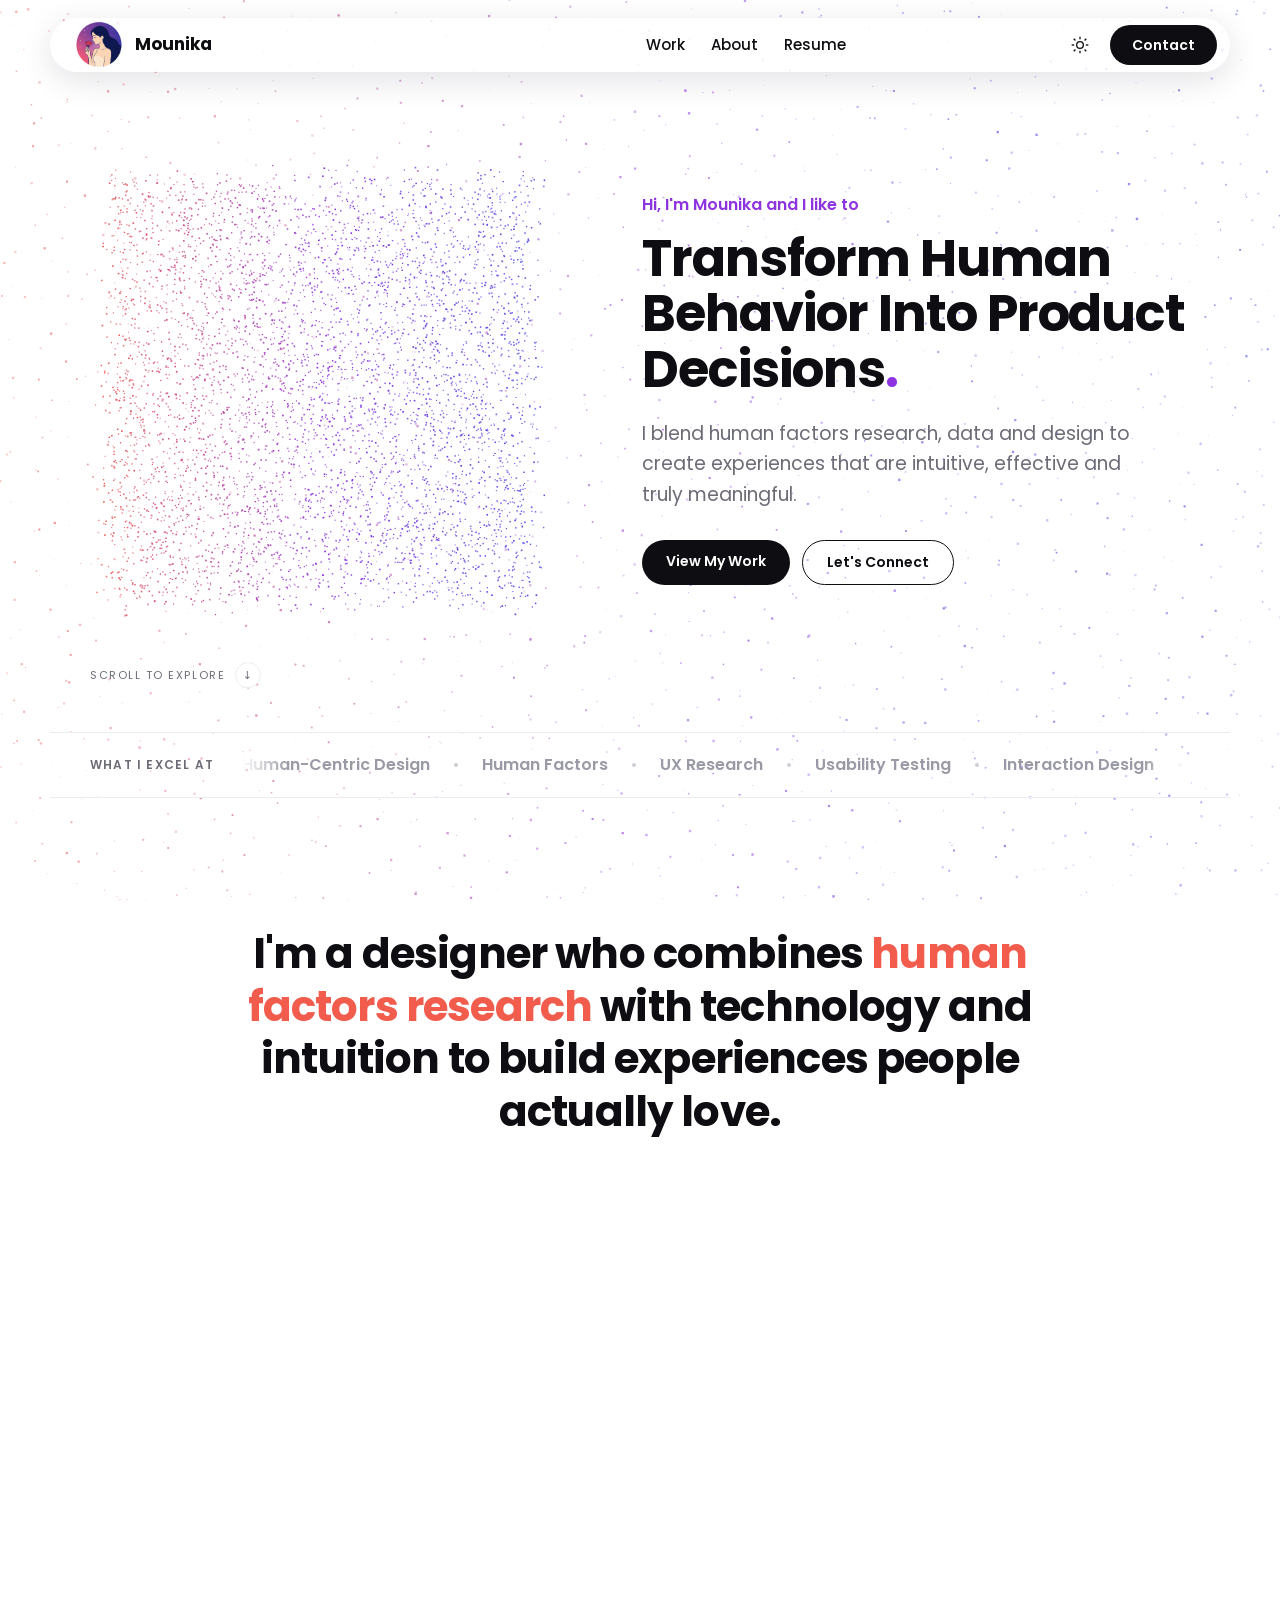
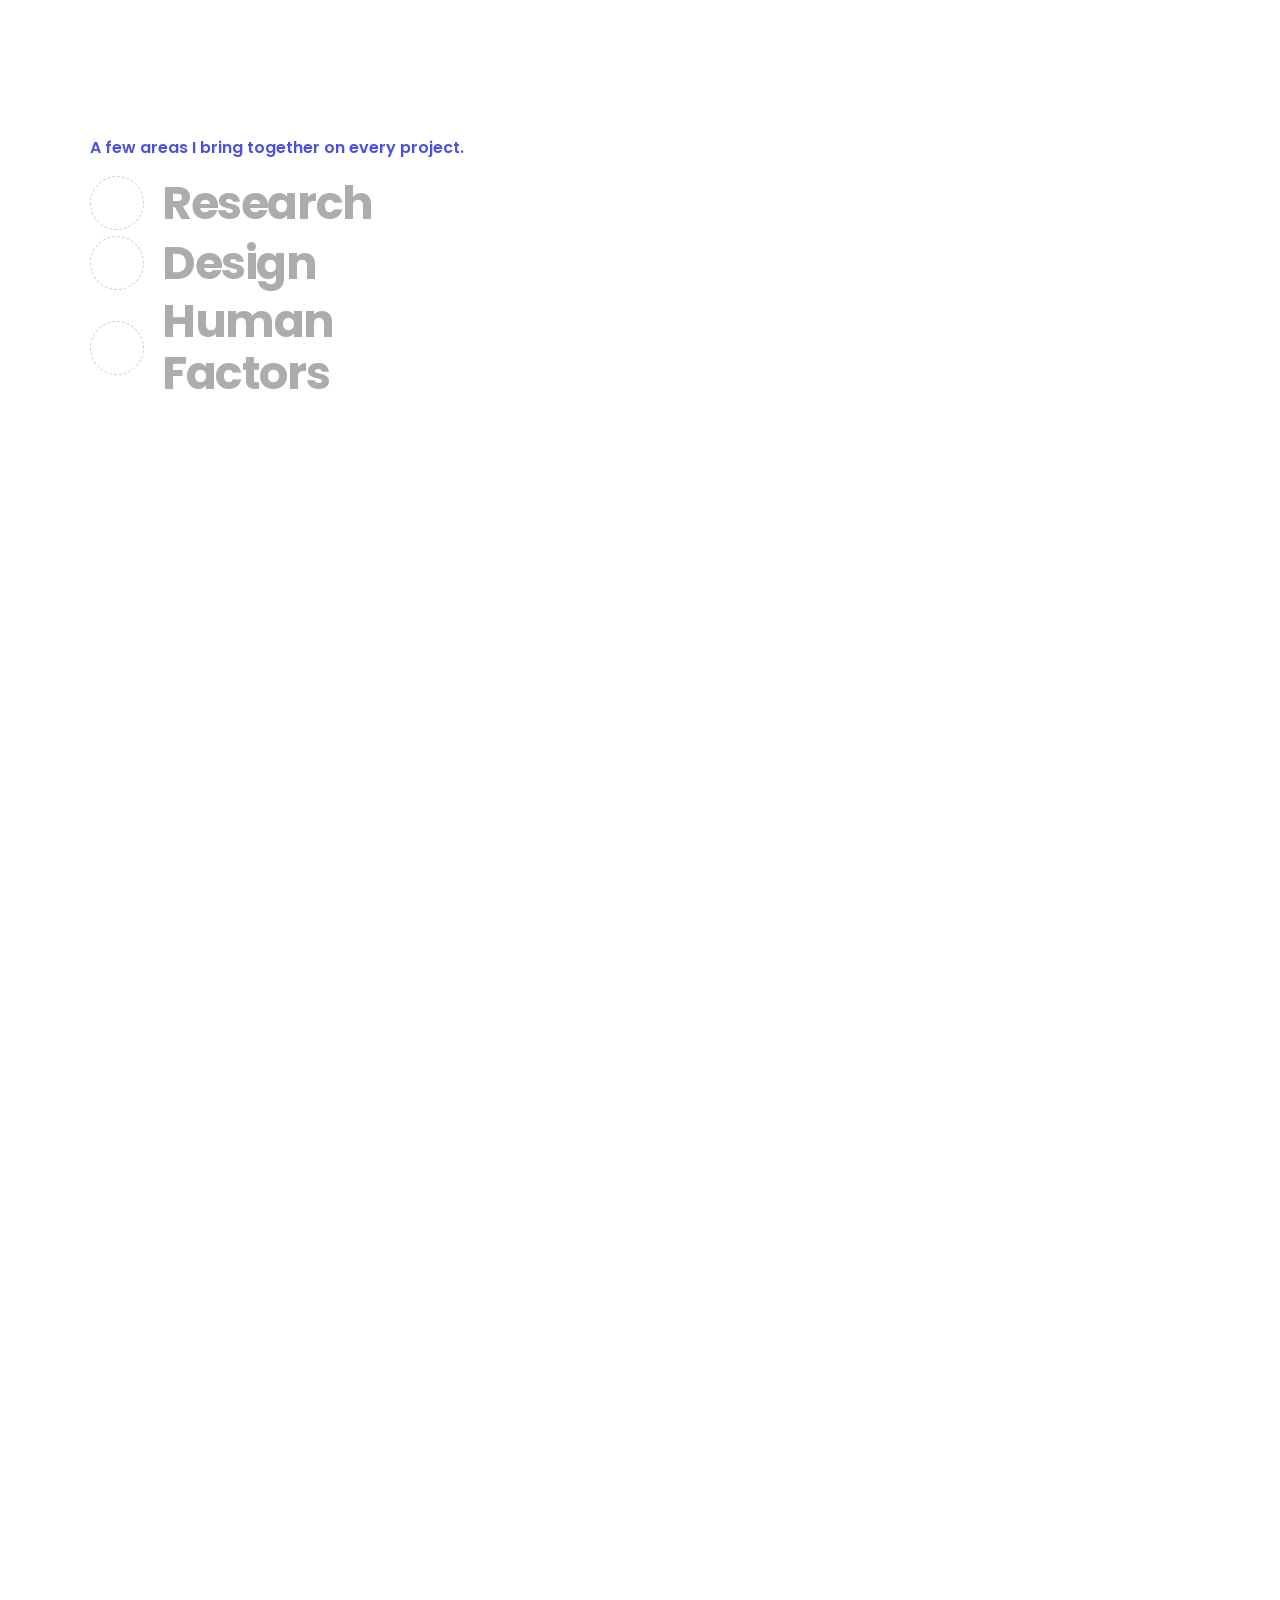
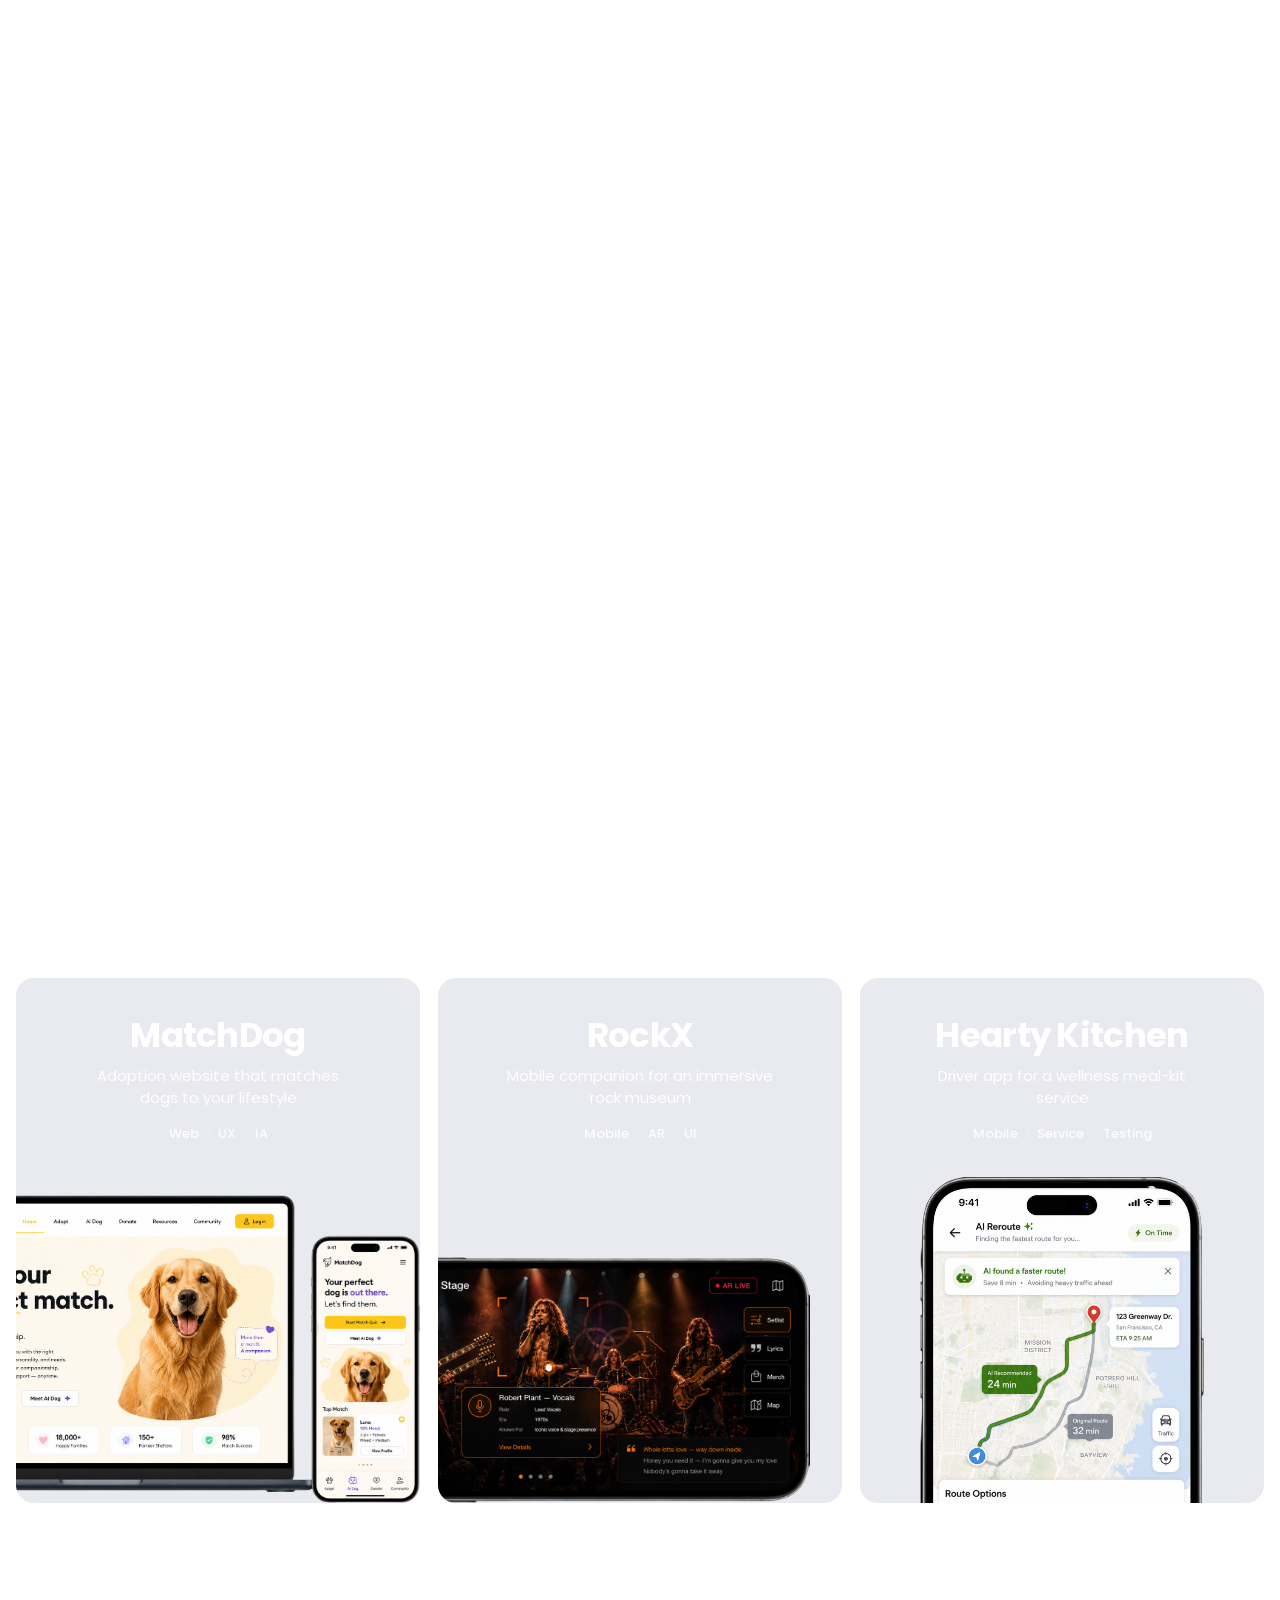
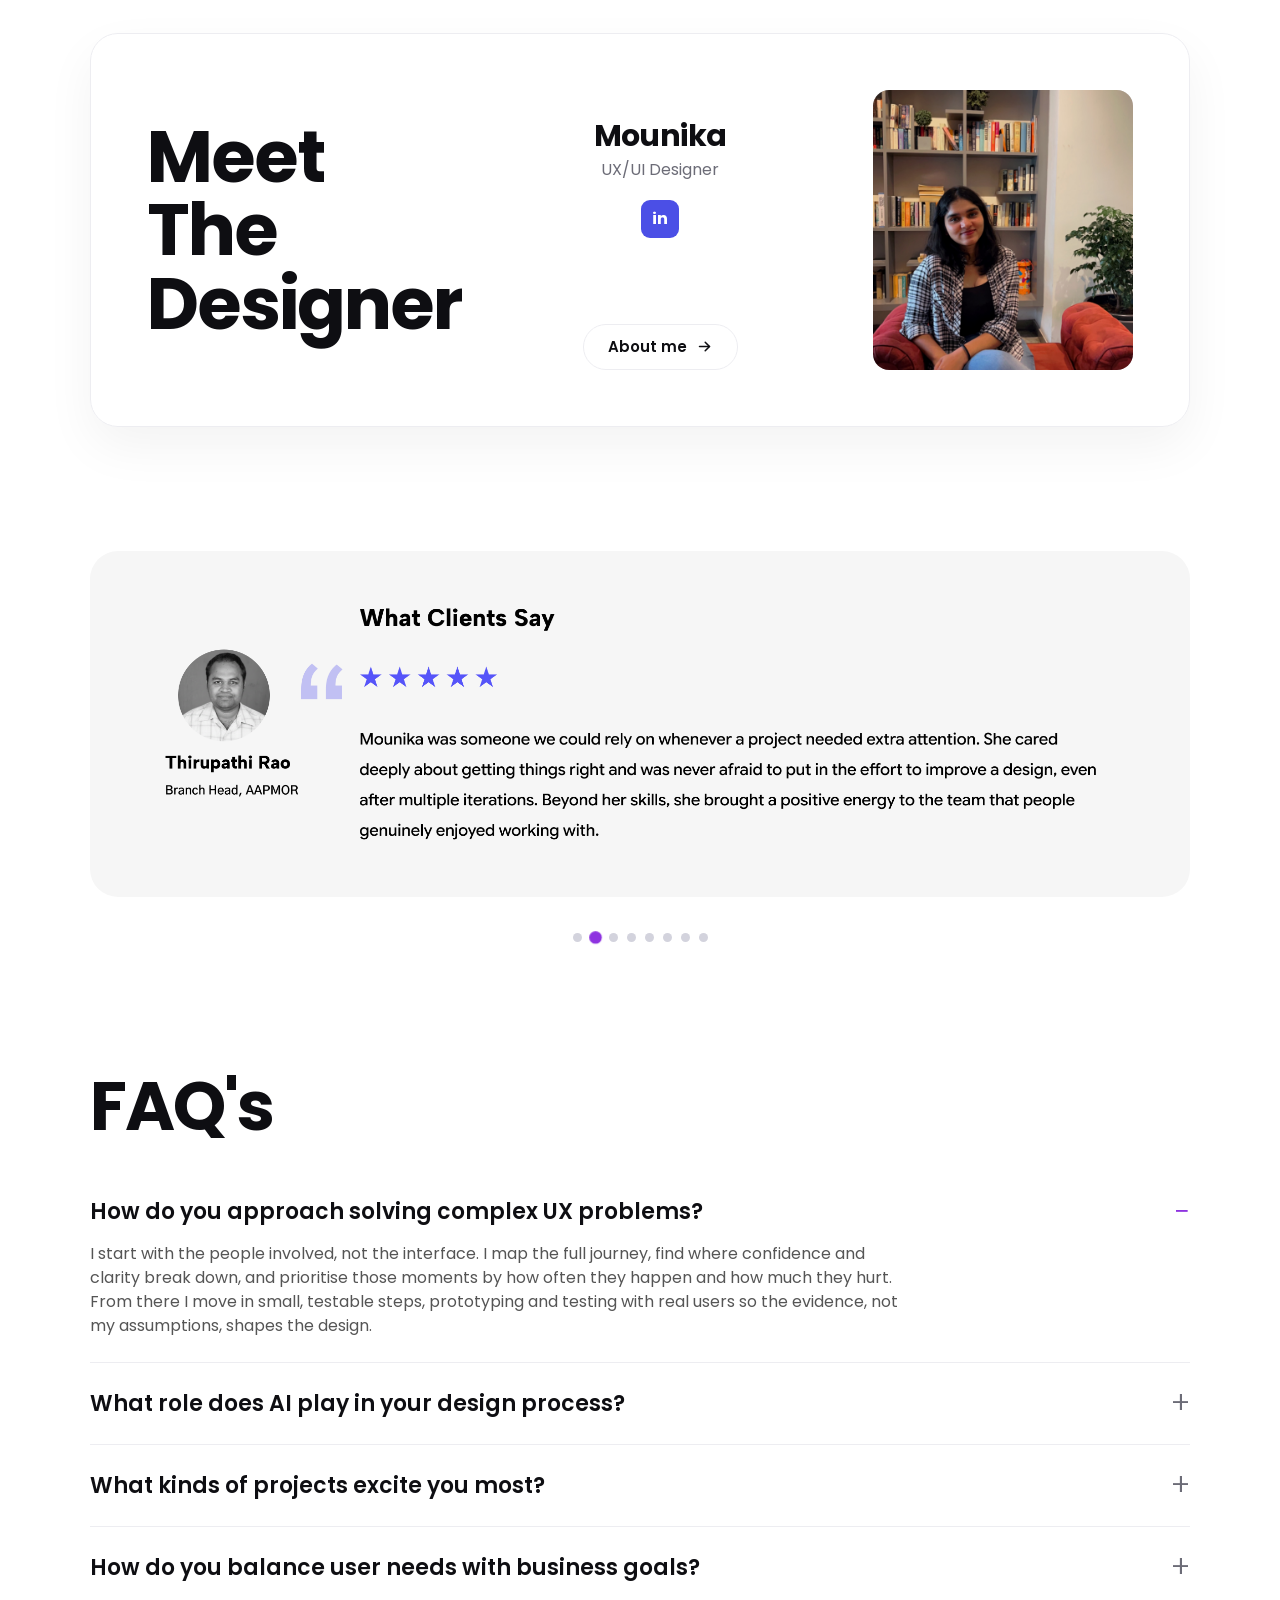
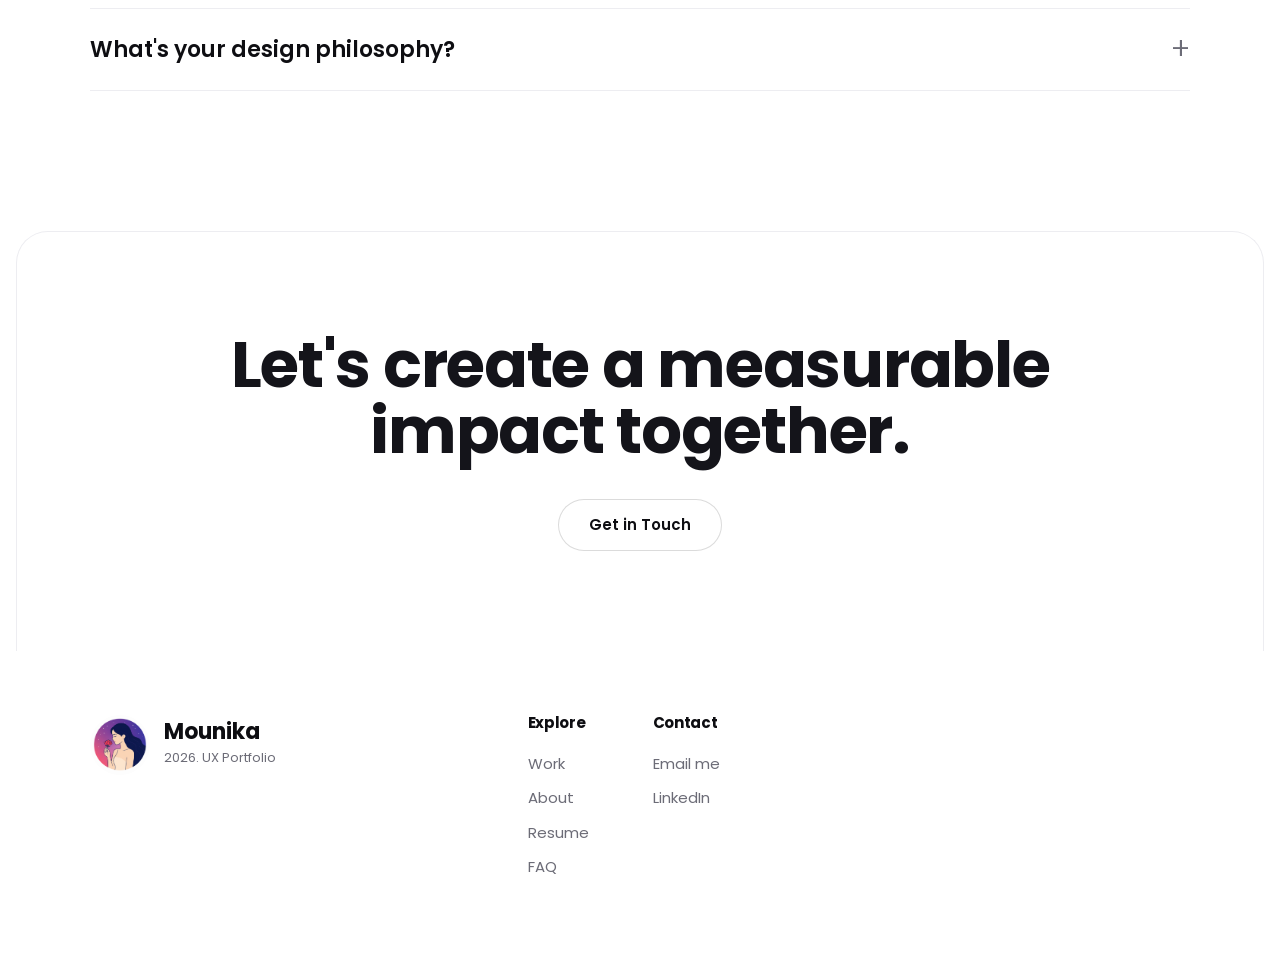
<file: index.html>
<!DOCTYPE html>
<html lang="en">
<head>
  <meta charset="UTF-8" />
  <meta name="viewport" content="width=device-width, initial-scale=1.0" />
  <title>Mounika · UX Designer Portfolio</title>
  <meta name="description" content="UX designer combining human factors research with technology to build experiences people love." />
  <link rel="preconnect" href="https://fonts.googleapis.com" />
  <link rel="preconnect" href="https://fonts.gstatic.com" crossorigin />
  <link href="https://fonts.googleapis.com/css2?family=Poppins:wght@300;400;500;600;700;800&display=swap" rel="stylesheet" />
  <link rel="stylesheet" href="styles.css" />
  <script>try { if (localStorage.getItem("theme") === "dark") document.documentElement.classList.add("dark"); } catch (e) {}</script>
</head>
<body>
  <canvas class="bg-dots" aria-hidden="true"></canvas>
  <div class="flyorbs" aria-hidden="true"><span class="flyorb red"></span><span class="flyorb blue"></span></div>
  <div class="flyorbs2" aria-hidden="true"><span class="forb red"></span><span class="forb purple"></span><span class="forb blue"></span></div>
  <div class="flyorbs3" aria-hidden="true"><span class="forb3 red"></span><span class="forb3 blue"></span><span class="forb3 purple"></span></div>
  <div class="flyorbs4" aria-hidden="true"><span class="forb4 red"></span><span class="forb4 blue"></span><span class="forb4 purple"></span></div>
  <div class="flyorbs5" aria-hidden="true"><span class="forb5 red"></span><span class="forb5 purple"></span><span class="forb5 blue"></span></div>
  <div class="flyorbs6" aria-hidden="true"><span class="forb6 red"></span><span class="forb6 purple"></span><span class="forb6 blue"></span></div>

  <!-- ===================== NAVBAR ===================== -->
  <header class="nav-wrap">
    <nav class="nav">
      <a href="#top" class="nav-logo">
        <span class="logo-mark"></span>
        <span class="nav-brand"><strong>Mounika</strong></span>
      </a>
      <div class="nav-end">
        <ul class="nav-links">
          <li><a href="#work">Work</a></li>
          <li><a href="#about">About</a></li>
          <li><a href="resume.html">Resume</a></li>
        </ul>
        <div class="nav-right">
          <button class="theme-toggle" aria-label="Toggle theme">
            <svg class="sun" viewBox="0 0 24 24" width="20" height="20"><circle cx="12" cy="12" r="4" /><g stroke-width="1.6"><line x1="12" y1="2" x2="12" y2="5"/><line x1="12" y1="19" x2="12" y2="22"/><line x1="2" y1="12" x2="5" y2="12"/><line x1="19" y1="12" x2="22" y2="12"/><line x1="4.5" y1="4.5" x2="6.5" y2="6.5"/><line x1="17.5" y1="17.5" x2="19.5" y2="19.5"/><line x1="4.5" y1="19.5" x2="6.5" y2="17.5"/><line x1="17.5" y1="6.5" x2="19.5" y2="4.5"/></g></svg>
            <svg class="moon" viewBox="0 0 24 24" width="18" height="18"><path d="M21 12.8A9 9 0 1 1 11.2 3 7 7 0 0 0 21 12.8z" /></svg>
          </button>
          <a href="#contact" class="btn-pill btn-dark btn-swap"><span class="swap"><span>Contact</span><span aria-hidden="true">Contact</span></span></a>
        </div>
      </div>
    </nav>
  </header>

  <main id="top">

    <!-- ===================== HERO ===================== -->
    <section class="hero">
      <div class="hero-main">
        <div class="hero-art" aria-hidden="true">
          <canvas class="virgo-canvas"></canvas>
          <img src="face.png" alt="" class="virgo-img" />
        </div>
        <div class="hero-copy">
          <p class="eyebrow">Hi, I'm Mounika and I like to</p>
          <h1 class="hero-title">Transform Human Behavior Into Product Decisions<span class="accent-dot">.</span></h1>
          <p class="hero-sub">I blend human factors research, data and design to create experiences that are intuitive, effective and truly meaningful.</p>
          <div class="hero-cta">
            <a href="#work" class="btn-pill btn-dark">View My Work</a>
            <a href="#contact" class="btn-pill btn-ghost">Let's Connect</a>
          </div>
        </div>
      </div>

      <a href="#work" class="scroll-hint"><span>Scroll to explore</span><span class="scroll-arrow">&darr;</span></a>
    </section>

    <!-- ===================== EXPERTISE TICKER ===================== -->
    <section class="ticker-row" aria-label="Skills and expertise">
      <span class="ticker-label">What I excel at</span>
      <div class="ticker-viewport">
        <div class="ticker-track">
          <span>Human-Centric Design</span><span>Human Factors</span><span>UX Research</span><span>Usability Testing</span><span>Interaction Design</span><span>Information Architecture</span><span>Design Systems</span><span>Accessibility</span><span>Wireframing &amp; Prototyping</span><span>Journey Mapping</span><span>Heuristic Evaluation</span>
          <span aria-hidden="true">Human-Centric Design</span><span aria-hidden="true">Human Factors</span><span aria-hidden="true">UX Research</span><span aria-hidden="true">Usability Testing</span><span aria-hidden="true">Interaction Design</span><span aria-hidden="true">Information Architecture</span><span aria-hidden="true">Design Systems</span><span aria-hidden="true">Accessibility</span><span aria-hidden="true">Wireframing &amp; Prototyping</span><span aria-hidden="true">Journey Mapping</span><span aria-hidden="true">Heuristic Evaluation</span>
        </div>
      </div>
    </section>

    <!-- ===================== INTRO STATEMENT ===================== -->
    <section class="statement">
      <p>I'm a designer who combines <em>human factors research</em> with technology and intuition to build experiences people actually love.</p>
    </section>

    <!-- ===================== TRIO ANIMATION (red + blue → purple) ===================== -->
    <section class="trio2" aria-hidden="true">
      <div class="trio2-stage">
        <div class="trio2-line"></div>
        <div class="t2-circle t2-left"><span class="t2-fill red"></span></div>
        <div class="t2-circle t2-center">
          <svg class="t2w purple" viewBox="0 0 122 122" preserveAspectRatio="none"><g><path d="M0 19 q7.6 -7.5 15.2 0 t15.2 0 t15.2 0 t15.2 0 t15.2 0 t15.2 0 t15.2 0 t15.2 0 t15.2 0 t15.2 0 t15.2 0 L183 19 L183 122 L0 122 Z"/><animateTransform attributeName="transform" type="translate" from="0 0" to="-30.4 0" dur="3.2s" repeatCount="indefinite"/></g></svg>
          <svg class="t2w blue" viewBox="0 0 122 122" preserveAspectRatio="none"><g><path d="M0 46 q7.6 -7.5 15.2 0 t15.2 0 t15.2 0 t15.2 0 t15.2 0 t15.2 0 t15.2 0 t15.2 0 t15.2 0 t15.2 0 t15.2 0 L183 46 L183 122 L0 122 Z"/><animateTransform attributeName="transform" type="translate" from="0 0" to="-30.4 0" dur="3.6s" repeatCount="indefinite"/></g></svg>
          <svg class="t2w red" viewBox="0 0 122 122" preserveAspectRatio="none"><g><path d="M0 73 q7.6 -7.5 15.2 0 t15.2 0 t15.2 0 t15.2 0 t15.2 0 t15.2 0 t15.2 0 t15.2 0 t15.2 0 t15.2 0 t15.2 0 L183 73 L183 122 L0 122 Z"/><animateTransform attributeName="transform" type="translate" from="0 0" to="-30.4 0" dur="2.7s" repeatCount="indefinite"/></g></svg>
          <span class="t2-splash red"><i></i><i></i><i></i><i></i><i></i></span><span class="t2-splash blue"><i></i><i></i><i></i><i></i><i></i></span><span class="t2-splash purple"><i></i><i></i><i></i><i></i><i></i></span>
        </div>
        <div class="t2-circle t2-right"><span class="t2-fill blue"></span></div>
        <span class="t2-dot red d1"></span>
        <span class="t2-dot red d3"></span>
        <span class="t2-dot blue d2"></span>
        <span class="t2-dot blue d4"></span>
      </div>
    </section>

    <!-- ===================== EXPERTISE — STICKY WORD-NAV + DETAIL ===================== -->
    <section class="capx" id="expertise" aria-label="What I do">
      <div class="capx-track">
        <div class="capx-sticky">
          <div class="capx-grid">
            <!-- LEFT: word list; the active word drops its sub-list right beneath it -->
            <div class="capx-left">
            <p class="capx-eyebrow">A few areas I bring together on every project.</p>
            <ul class="capx-nav">
              <li class="capx-w" data-i="0">
                <div class="capx-wrow"><span class="dashed-dot"><span class="d-red"></span></span><span class="capx-word">Research</span></div>
                <ul class="capx-sub">
                  <li>User Research</li><li>Usability Testing</li><li>Interviews</li>
                  <li>Surveys &amp; Diary Studies</li><li>Journey Mapping</li><li>Synthesis &amp; Insights</li>
                </ul>
              </li>
              <li class="capx-w" data-i="1">
                <div class="capx-wrow"><span class="dashed-dot"><span class="d-purple"></span></span><span class="capx-word">Design</span></div>
                <ul class="capx-sub">
                  <li>Wireframing</li><li>Prototyping</li><li>Interaction Design</li>
                  <li>Design Systems</li><li>Visual &amp; UI Design</li><li>Developer Handoff</li>
                </ul>
              </li>
              <li class="capx-w" data-i="2">
                <div class="capx-wrow"><span class="dashed-dot"><span class="d-blue"></span></span><span class="capx-word">Human Factors</span></div>
                <ul class="capx-sub">
                  <li>Cognitive Load</li><li>Mental Models</li><li>Attention &amp; Perception</li>
                  <li>Error Prevention</li><li>Ergonomics</li><li>Inclusive Design</li>
                </ul>
              </li>
            </ul>
            </div>

            <!-- RIGHT: illustration that swaps with the active word -->
            <div class="capx-arts">
              <svg class="capx-img capx-svg" data-i="0" viewBox="0 0 1200 900" fill="none" xmlns="http://www.w3.org/2000/svg" aria-label="Research">
                <g class="ri-ring"><path opacity="0.8" d="M600 810C798.823 810 960 648.823 960 450C960 251.177 798.823 90 600 90C401.177 90 240 251.177 240 450C240 648.823 401.177 810 600 810Z" stroke="#111111" stroke-width="3" stroke-linecap="round" stroke-dasharray="1 22"/></g>
                <path class="dg-shadow" d="M600 545C657.99 545 705 497.99 705 440C705 382.01 657.99 335 600 335C542.01 335 495 382.01 495 440C495 497.99 542.01 545 600 545Z" transform="translate(9 12)" fill="#000000"/>
                <path d="M600 545C657.99 545 705 497.99 705 440C705 382.01 657.99 335 600 335C542.01 335 495 382.01 495 440C495 497.99 542.01 545 600 545Z" fill="#ffffff" stroke="#111111" stroke-width="3" stroke-linecap="round" stroke-linejoin="round"/>
                <path d="M600 512C639.765 512 672 479.765 672 440C672 400.235 639.765 368 600 368C560.235 368 528 400.235 528 440C528 479.765 560.235 512 600 512Z" stroke="#111111" stroke-width="2" stroke-linecap="round" stroke-linejoin="round"/>
                <path d="M724.397 528.799C713.462 517.864 695.734 517.864 684.799 528.799C673.864 539.734 673.864 557.462 684.799 568.397L761.874 645.472C772.808 656.406 790.537 656.406 801.472 645.472C812.406 634.537 812.406 616.808 801.472 605.874L724.397 528.799Z" stroke="#111111" stroke-width="3" stroke-linecap="round" stroke-linejoin="round"/>
                <path d="M600 434C609.941 434 618 425.941 618 416C618 406.059 609.941 398 600 398C590.059 398 582 406.059 582 416C582 425.941 590.059 434 600 434Z" fill="#FF5A57" stroke="#111111" stroke-width="2"/>
                <path d="M556 485.75C565 448.75 635 448.75 644 485.75H556Z" fill="#FF5A57" stroke="#111111" stroke-width="2"/>
                <g class="ri-ic" style="--d:0s">
                  <path d="M346 155H189C181.268 155 175 161.268 175 169V286C175 293.732 181.268 300 189 300H346C353.732 300 360 293.732 360 286V169C360 161.268 353.732 155 346 155Z" stroke="#111111" stroke-width="3" stroke-linecap="round" stroke-linejoin="round"/>
                  <path d="M324 155V210L348 194L360 202V155" fill="#8B45F6"/><path d="M324 155V210L348 194L360 202V155" stroke="#111111" stroke-width="2"/>
                  <path d="M205 205H245" stroke="#111111" stroke-width="2" stroke-linecap="round" stroke-linejoin="round"/><path d="M205 245H320" stroke="#111111" stroke-width="2" stroke-linecap="round" stroke-linejoin="round"/><path d="M205 270H300" stroke="#111111" stroke-width="2" stroke-linecap="round" stroke-linejoin="round"/>
                  <path d="M202 304C207.523 304 212 299.523 212 294C212 288.477 207.523 284 202 284C196.477 284 192 288.477 192 294C192 299.523 196.477 304 202 304Z" fill="#FF5A57"/>
                </g>
                <g class="ri-ic" style="--d:.5s">
                  <path d="M686 65H529C521.268 65 515 71.268 515 79V196C515 203.732 521.268 210 529 210H686C693.732 210 700 203.732 700 196V79C700 71.268 693.732 65 686 65Z" stroke="#111111" stroke-width="3" stroke-linecap="round" stroke-linejoin="round"/>
                  <path d="M588 115C592 88 638 89 635 121C633 142 608 140 608 166" stroke="#111111" stroke-width="2" stroke-linecap="round" stroke-linejoin="round"/><path d="M608 184V186" stroke="#111111" stroke-width="3" stroke-linecap="round" stroke-linejoin="round"/>
                  <path d="M548 176C554.075 176 559 171.075 559 165C559 158.925 554.075 154 548 154C541.925 154 537 158.925 537 165C537 171.075 541.925 176 548 176Z" fill="#8B45F6"/>
                </g>
                <g class="ri-ic" style="--d:.9s">
                  <path d="M1036 160H854C846.268 160 840 166.268 840 174V291C840 298.732 846.268 305 854 305H1036C1043.73 305 1050 298.732 1050 291V174C1050 166.268 1043.73 160 1036 160Z" stroke="#111111" stroke-width="3" stroke-linecap="round" stroke-linejoin="round"/>
                  <path d="M875 223C884.941 223 893 214.941 893 205C893 195.059 884.941 187 875 187C865.059 187 857 195.059 857 205C857 214.941 865.059 223 875 223Z" fill="#FF5A57" stroke="#111111" stroke-width="2"/><path d="M875 270C884.941 270 893 261.941 893 252C893 242.059 884.941 234 875 234C865.059 234 857 242.059 857 252C857 261.941 865.059 270 875 270Z" fill="#8B45F6" stroke="#111111" stroke-width="2"/><path d="M875 318C884.941 318 893 309.941 893 300C893 290.059 884.941 282 875 282C865.059 282 857 290.059 857 300C857 309.941 865.059 318 875 318Z" fill="#1F63FF" stroke="#111111" stroke-width="2"/>
                  <path d="M920 195H1010" stroke="#111111" stroke-width="2" stroke-linecap="round" stroke-linejoin="round"/><path d="M920 220H970" stroke="#111111" stroke-width="2" stroke-linecap="round" stroke-linejoin="round"/><path d="M920 250H1008" stroke="#111111" stroke-width="2" stroke-linecap="round" stroke-linejoin="round"/><path d="M920 278H970" stroke="#111111" stroke-width="2" stroke-linecap="round" stroke-linejoin="round"/><path d="M920 305H1000" stroke="#111111" stroke-width="2" stroke-linecap="round" stroke-linejoin="round"/>
                </g>
                <g class="ri-ic" style="--d:1.3s">
                  <path d="M1071 385H849C841.268 385 835 391.268 835 399V541C835 548.732 841.268 555 849 555H1071C1078.73 555 1085 548.732 1085 541V399C1085 391.268 1078.73 385 1071 385Z" stroke="#111111" stroke-width="3" stroke-linecap="round" stroke-linejoin="round"/>
                  <path d="M865 425H945" stroke="#111111" stroke-width="2" stroke-linecap="round" stroke-linejoin="round"/><path d="M865 450H905" stroke="#111111" stroke-width="2" stroke-linecap="round" stroke-linejoin="round"/>
                  <path class="ri-bar b1" d="M913 500H875V538H913V500Z" fill="#FF5A57" stroke="#111111" stroke-width="2"/><path class="ri-bar b2" d="M978 470H940V538H978V470Z" fill="#8B45F6" stroke="#111111" stroke-width="2"/><path class="ri-bar b3" d="M1043 430H1005V538H1043V430Z" fill="#1F63FF" stroke="#111111" stroke-width="2"/>
                </g>
                <g class="ri-ic" style="--d:.7s">
                  <path d="M391 400H159C151.268 400 145 406.268 145 414V536C145 543.732 151.268 550 159 550H391C398.732 550 405 543.732 405 536V414C405 406.268 398.732 400 391 400Z" stroke="#111111" stroke-width="3" stroke-linecap="round" stroke-linejoin="round"/>
                  <path d="M220 525C247.614 525 270 502.614 270 475C270 447.386 247.614 425 220 425C192.386 425 170 447.386 170 475C170 502.614 192.386 525 220 525Z" stroke="#111111" stroke-width="2"/><g class="ri-pie"><path d="M220 425C228.751 425.053 237.335 427.401 244.895 431.811C252.454 436.221 258.723 442.538 263.076 450.13C267.429 457.722 269.712 466.324 269.699 475.075C269.686 483.826 267.376 492.421 263 500H220V425Z" fill="#FF5A57" stroke="#111111" stroke-width="2"/><path d="M263 500C258.904 507.137 253.111 513.152 246.133 517.513C239.156 521.874 231.21 524.446 223 525L220 500H263Z" fill="#8B45F6" stroke="#111111" stroke-width="2"/><animateTransform attributeName="transform" attributeType="XML" type="rotate" from="0 220 475" to="360 220 475" dur="5s" repeatCount="indefinite"/></g>
                  <path d="M298 450C302.418 450 306 446.418 306 442C306 437.582 302.418 434 298 434C293.582 434 290 437.582 290 442C290 446.418 293.582 450 298 450Z" fill="#FF5A57"/><path d="M298 493C302.418 493 306 489.418 306 485C306 480.582 302.418 477 298 477C293.582 477 290 480.582 290 485C290 489.418 293.582 493 298 493Z" fill="#8B45F6"/><path d="M298 536C302.418 536 306 532.418 306 528C306 523.582 302.418 520 298 520C293.582 520 290 523.582 290 528C290 532.418 293.582 536 298 536Z" fill="#1F63FF"/>
                  <path d="M322 442H370" stroke="#111111" stroke-width="2" stroke-linecap="round" stroke-linejoin="round"/><path d="M322 485H370" stroke="#111111" stroke-width="2" stroke-linecap="round" stroke-linejoin="round"/><path d="M322 528H370" stroke="#111111" stroke-width="2" stroke-linecap="round" stroke-linejoin="round"/>
                </g>
                <g class="ri-ic" style="--d:1.1s">
                  <path d="M416 625H264C256.268 625 250 631.268 250 639V821C250 828.732 256.268 835 264 835H416C423.732 835 430 828.732 430 821V639C430 631.268 423.732 625 416 625Z" stroke="#111111" stroke-width="3" stroke-linecap="round" stroke-linejoin="round"/>
                  <path d="M315 625C315 600 365 600 365 625H390V655H290V625H315Z" stroke="#111111" stroke-width="3" stroke-linecap="round" stroke-linejoin="round"/>
                  <path d="M300 708C309.941 708 318 699.941 318 690C318 680.059 309.941 672 300 672C290.059 672 282 680.059 282 690C282 699.941 290.059 708 300 708Z" fill="#FF5A57" stroke="#111111" stroke-width="2"/><path class="ri-tick t1" d="M292 690L299 698L312 682" stroke="#111111" stroke-width="2" stroke-linecap="round" stroke-linejoin="round"/>
                  <path d="M300 763C309.941 763 318 754.941 318 745C318 735.059 309.941 727 300 727C290.059 727 282 735.059 282 745C282 754.941 290.059 763 300 763Z" fill="#8B45F6" stroke="#111111" stroke-width="2"/><path class="ri-tick t2" d="M292 745L299 753L312 737" stroke="#111111" stroke-width="2" stroke-linecap="round" stroke-linejoin="round"/>
                  <path d="M300 818C309.941 818 318 809.941 318 800C318 790.059 309.941 782 300 782C290.059 782 282 790.059 282 800C282 809.941 290.059 818 300 818Z" fill="#1F63FF" stroke="#111111" stroke-width="2"/><path class="ri-tick t3" d="M292 800L299 808L312 792" stroke="#111111" stroke-width="2" stroke-linecap="round" stroke-linejoin="round"/>
                  <path d="M340 685H405" stroke="#111111" stroke-width="2" stroke-linecap="round" stroke-linejoin="round"/><path d="M340 705H385" stroke="#111111" stroke-width="2" stroke-linecap="round" stroke-linejoin="round"/><path d="M340 740H405" stroke="#111111" stroke-width="2" stroke-linecap="round" stroke-linejoin="round"/><path d="M340 760H385" stroke="#111111" stroke-width="2" stroke-linecap="round" stroke-linejoin="round"/><path d="M340 795H405" stroke="#111111" stroke-width="2" stroke-linecap="round" stroke-linejoin="round"/><path d="M340 815H385" stroke="#111111" stroke-width="2" stroke-linecap="round" stroke-linejoin="round"/>
                </g>
                <g class="ri-ic" style="--d:1.5s">
                  <path d="M640 745C640 725.67 624.33 710 605 710C585.67 710 570 725.67 570 745V790C570 809.33 585.67 825 605 825C624.33 825 640 809.33 640 790V745Z" stroke="#111111" stroke-width="3" stroke-linecap="round" stroke-linejoin="round"/>
                  <path d="M605 784C609.971 784 614 779.971 614 775C614 770.029 609.971 766 605 766C600.029 766 596 770.029 596 775C596 779.971 600.029 784 605 784Z" fill="#8B45F6"/>
                  <path d="M535 755V790C535 833 675 833 675 790V755" stroke="#111111" stroke-width="2" stroke-linecap="round" stroke-linejoin="round"/><path d="M605 825V865" stroke="#111111" stroke-width="2" stroke-linecap="round" stroke-linejoin="round"/><path d="M565 865H645" stroke="#111111" stroke-width="2" stroke-linecap="round" stroke-linejoin="round"/>
                  <path d="M515 675H570" stroke="#111111" stroke-width="2" stroke-linecap="round" stroke-linejoin="round"/><path d="M545 681C548.314 681 551 678.314 551 675C551 671.686 548.314 669 545 669C541.686 669 539 671.686 539 675C539 678.314 541.686 681 545 681Z" fill="#8B45F6"/>
                </g>
                <g class="ri-ic" style="--d:.3s">
                  <path d="M910 609H1055C1075 609 1090 624 1090 644V699C1090 719 1075 734 1055 734H965L933 764V734H910C890 734 875 719 875 699V644C875 624 890 609 910 609Z" stroke="#111111" stroke-width="3" stroke-linecap="round" stroke-linejoin="round"/>
                  <path d="M934.62 643L942.986 660.25L962 662.5L948.31 675.25L952.113 694L934.62 684.25L917.887 694L921.69 675.25L908 662.5L927.014 660.25L934.62 643Z" stroke="#111111" stroke-width="2" stroke-linecap="round" stroke-linejoin="round"/><path d="M982.127 643L990.338 660.25L1009 662.5L995.563 675.25L999.296 694L982.127 684.25L965.704 694L969.437 675.25L956 662.5L974.662 660.25L982.127 643Z" fill="#8B45F6" stroke="#111111" stroke-width="2" stroke-linecap="round" stroke-linejoin="round"/><path d="M1029.62 643L1037.99 660.25L1057 662.5L1043.31 675.25L1047.11 694L1029.62 684.25L1012.89 694L1016.69 675.25L1003 662.5L1022.01 660.25L1029.62 643Z" stroke="#111111" stroke-width="2" stroke-linecap="round" stroke-linejoin="round"/>
                </g>
                <g class="ri-ic" style="--d:1.7s">
                  <path d="M925 835C936.046 835 945 826.046 945 815C945 803.954 936.046 795 925 795C913.954 795 905 803.954 905 815C905 826.046 913.954 835 925 835Z" fill="white" stroke="#111111" stroke-width="2" stroke-linecap="round" stroke-linejoin="round"/>
                  <path d="M885 875C900 835 950 835 965 875H885Z" stroke="#111111" stroke-width="2" stroke-linecap="round" stroke-linejoin="round"/>
                </g>
                <path opacity="0.8" d="M360 235C445 235 480 250 520 325" stroke="#111111" stroke-width="3" stroke-linecap="round" stroke-dasharray="1 22"/>
                <path d="M610 210V315" stroke="#111111" stroke-width="2" stroke-linecap="round" stroke-linejoin="round"/>
                <path opacity="0.8" d="M700 235C765 235 805 250 840 260" stroke="#111111" stroke-width="3" stroke-linecap="round" stroke-dasharray="1 22"/>
                <path d="M405 475C465 475 500 460 525 450" stroke="#111111" stroke-width="2" stroke-linecap="round" stroke-linejoin="round"/>
                <path d="M725 440C770 410 790 385 835 385" stroke="#111111" stroke-width="2" stroke-linecap="round" stroke-linejoin="round"/>
                <path opacity="0.8" d="M340 550C340 585 340 610 340 625" stroke="#111111" stroke-width="3" stroke-linecap="round" stroke-dasharray="1 22"/>
                <path d="M600 545V710" stroke="#111111" stroke-width="2" stroke-linecap="round" stroke-linejoin="round"/>
                <path opacity="0.8" d="M790 680C815 680 815 680 835 680" stroke="#111111" stroke-width="3" stroke-linecap="round" stroke-dasharray="1 22"/>
                <path d="M420 243C424.418 243 428 239.418 428 235C428 230.582 424.418 227 420 227C415.582 227 412 230.582 412 235C412 239.418 415.582 243 420 243Z" fill="#FF5A57"/>
                <path d="M790 263C794.418 263 798 259.418 798 255C798 250.582 794.418 247 790 247C785.582 247 782 250.582 782 255C782 259.418 785.582 263 790 263Z" fill="#FF5A57"/>
                <path d="M1050 563C1054.42 563 1058 559.418 1058 555C1058 550.582 1054.42 547 1050 547C1045.58 547 1042 550.582 1042 555C1042 559.418 1045.58 563 1050 563Z" fill="#FF5A57"/>
                <path d="M615 336C619.418 336 623 332.418 623 328C623 323.582 619.418 320 615 320C610.582 320 607 323.582 607 328C607 332.418 610.582 336 615 336Z" fill="#8B45F6"/>
                <path d="M522 330C524.761 330 527 327.761 527 325C527 322.239 524.761 320 522 320C519.239 320 517 322.239 517 325C517 327.761 519.239 330 522 330Z" fill="#111111"/>
                <path d="M600 665C602.761 665 605 662.761 605 660C605 657.239 602.761 655 600 655C597.239 655 595 657.239 595 660C595 662.761 597.239 665 600 665Z" fill="#111111"/>
              </svg>
              <svg class="capx-img capx-svg" data-i="1" viewBox="60 45 1080 810" fill="none" xmlns="http://www.w3.org/2000/svg" aria-label="Design">
                <g class="dg-ring cw"><path opacity="0.9" d="M600 785C782.254 785 930 637.254 930 455C930 272.746 782.254 125 600 125C417.746 125 270 272.746 270 455C270 637.254 417.746 785 600 785Z" stroke="#111111" stroke-width="2" stroke-linecap="round" stroke-dasharray="1 18"/></g>
                <g class="dg-ring ccw"><path opacity="0.45" d="M600 605C682.843 605 750 537.843 750 455C750 372.157 682.843 305 600 305C517.157 305 450 372.157 450 455C450 537.843 517.157 605 600 605Z" stroke="#111111" stroke-width="2" stroke-linecap="round" stroke-dasharray="1 14"/></g>
                <g class="ri-ic" style="--d:0s">
                  <path d="M465 175H720C730 175 735 180 735 190V205C735 215 730 220 720 220H465L420 197.5L465 175Z" stroke="#111111" stroke-width="2.6" stroke-linecap="round" stroke-linejoin="round"/>
                  <path d="M420 197.5L465 175V220L420 197.5Z" stroke="#111111" stroke-width="2" stroke-linecap="round" stroke-linejoin="round"/>
                  <path d="M440 187V208" stroke="#111111" stroke-width="2" stroke-linecap="round" stroke-linejoin="round"/>
                  <path d="M680 208.5C686.075 208.5 691 203.575 691 197.5C691 191.425 686.075 186.5 680 186.5C673.925 186.5 669 191.425 669 197.5C669 203.575 673.925 208.5 680 208.5Z" fill="#FF5A5F"/>
                </g>
                <g class="ri-ic" style="--d:.4s">
                  <path d="M244 300H204C195.163 300 188 307.163 188 316V594C188 602.837 195.163 610 204 610H244C252.837 610 260 602.837 260 594V316C260 307.163 252.837 300 244 300Z" stroke="#111111" stroke-width="2.6" stroke-linecap="round" stroke-linejoin="round"/>
                  <path d="M222 335H245M222 383H245M222 431H245M222 479H245M222 527H245M222 575H245" stroke="#111111" stroke-width="2" stroke-linecap="round" stroke-linejoin="round"/>
                </g>
                <g class="ri-ic" style="--d:.8s">
                  <path d="M1014 300H956C946.059 300 938 308.059 938 318V592C938 601.941 946.059 610 956 610H1014C1023.94 610 1032 601.941 1032 592V318C1032 308.059 1023.94 300 1014 300Z" stroke="#111111" stroke-width="2.6" stroke-linecap="round" stroke-linejoin="round"/>
                  <path d="M970 335H1000" stroke="#111111" stroke-width="2" stroke-linecap="round" stroke-linejoin="round"/>
                  <path d="M977 380H952V405H977V380Z" stroke="#111111" stroke-width="2" stroke-linecap="round" stroke-linejoin="round"/><path d="M1017 380H992V405H1017V380Z" stroke="#111111" stroke-width="2" stroke-linecap="round" stroke-linejoin="round"/><path d="M977 430H952V455H977V430Z" stroke="#111111" stroke-width="2" stroke-linecap="round" stroke-linejoin="round"/><path class="dg-swatch" d="M1017 430H992V455H1017V430Z" stroke="#2F6BFF" stroke-width="2.4"/>
                  <path d="M985 568C989.418 568 993 564.418 993 560C993 555.582 989.418 552 985 552C980.582 552 977 555.582 977 560C977 564.418 980.582 568 985 568Z" fill="#FF5A5F"/>
                </g>
                <g class="ri-ic" style="--d:1.2s">
                  <path d="M269 690H191C182.163 690 175 697.163 175 706V784C175 792.837 182.163 800 191 800H269C277.837 800 285 792.837 285 784V706C285 697.163 277.837 690 269 690Z" stroke="#111111" stroke-width="2.6" stroke-linecap="round" stroke-linejoin="round"/>
                  <path d="M199 721C205.075 721 210 716.075 210 710C210 703.925 205.075 699 199 699C192.925 699 188 703.925 188 710C188 716.075 192.925 721 199 721Z" stroke="#111111" stroke-width="2" stroke-linecap="round" stroke-linejoin="round"/><path d="M229 721C235.075 721 240 716.075 240 710C240 703.925 235.075 699 229 699C222.925 699 218 703.925 218 710C218 716.075 222.925 721 229 721Z" stroke="#111111" stroke-width="2" stroke-linecap="round" stroke-linejoin="round"/><path d="M259 721C265.075 721 270 716.075 270 710C270 703.925 265.075 699 259 699C252.925 699 248 703.925 248 710C248 716.075 252.925 721 259 721Z" stroke="#111111" stroke-width="2" stroke-linecap="round" stroke-linejoin="round"/>
                  <path d="M199 756C205.075 756 210 751.075 210 745C210 738.925 205.075 734 199 734C192.925 734 188 738.925 188 745C188 751.075 192.925 756 199 756Z" fill="#FF5A5F"/><path d="M229 756C235.075 756 240 751.075 240 745C240 738.925 235.075 734 229 734C222.925 734 218 738.925 218 745C218 751.075 222.925 756 229 756Z" fill="white" stroke="#8B45F7" stroke-width="4"/><path d="M259 756C265.075 756 270 751.075 270 745C270 738.925 265.075 734 259 734C252.925 734 248 738.925 248 745C248 751.075 252.925 756 259 756Z" stroke="#111111" stroke-width="2" stroke-linecap="round" stroke-linejoin="round"/>
                  <path d="M199 791C205.075 791 210 786.075 210 780C210 773.925 205.075 769 199 769C192.925 769 188 773.925 188 780C188 786.075 192.925 791 199 791Z" stroke="#111111" stroke-width="2" stroke-linecap="round" stroke-linejoin="round"/><path d="M229 791C235.075 791 240 786.075 240 780C240 773.925 235.075 769 229 769C222.925 769 218 773.925 218 780C218 786.075 222.925 791 229 791Z" stroke="#111111" stroke-width="2" stroke-linecap="round" stroke-linejoin="round"/><path d="M259 791C265.075 791 270 786.075 270 780C270 773.925 265.075 769 259 769C252.925 769 248 773.925 248 780C248 786.075 252.925 791 259 791Z" fill="#2F6BFF"/>
                </g>
                <g class="ri-ic" style="--d:.6s">
                  <path d="M910 665H450C438.954 665 430 673.954 430 685V795C430 806.046 438.954 815 450 815H910C921.046 815 930 806.046 930 795V685C930 673.954 921.046 665 910 665Z" stroke="#111111" stroke-width="2.6" stroke-linecap="round" stroke-linejoin="round"/>
                  <path d="M430 710H930" stroke="#111111" stroke-width="2" stroke-linecap="round" stroke-linejoin="round"/><path d="M790 665V815" stroke="#111111" stroke-width="2" stroke-linecap="round" stroke-linejoin="round"/>
                  <path class="dg-draw d1" d="M500 760C540 710 575 800 615 745C650 695 690 800 725 745" stroke="url(#paint0_linear_37_3018)" stroke-width="4" stroke-linecap="round"/>
                  <path class="dg-draw d2" d="M500 780C545 735 585 810 630 760C665 725 700 810 735 760" stroke="#2F6BFF" stroke-width="3" stroke-linecap="round"/>
                  <path opacity="0.65" d="M560 725V790M640 725V790M715 725V790" stroke="#111111" stroke-width="2" stroke-dasharray="2 10"/>
                  <path d="M565 769C569.971 769 574 764.971 574 760C574 755.029 569.971 751 565 751C560.029 751 556 755.029 556 760C556 764.971 560.029 769 565 769Z" fill="#FF5A5F"/><path d="M640 744C644.971 744 649 739.971 649 735C649 730.029 644.971 726 640 726C635.029 726 631 730.029 631 735C631 739.971 635.029 744 640 744Z" fill="#8B45F7"/>
                  <path d="M500 799C504.971 799 509 794.971 509 790C509 785.029 504.971 781 500 781C495.029 781 491 785.029 491 790C491 794.971 495.029 799 500 799Z" fill="#FF5A5F"/><path d="M610 799C614.971 799 619 794.971 619 790C619 785.029 614.971 781 610 781C605.029 781 601 785.029 601 790C601 794.971 605.029 799 610 799Z" fill="#8B45F7"/><path d="M720 799C724.971 799 729 794.971 729 790C729 785.029 724.971 781 720 781C715.029 781 711 785.029 711 790C711 794.971 715.029 799 720 799Z" fill="#2F6BFF"/>
                  <path d="M525 785H565M635 785H675M745 785H785" stroke="#111111" stroke-width="2" stroke-linecap="round" stroke-linejoin="round"/><path d="M525 805H555M635 805H665M745 805H775" stroke="#111111" stroke-width="2" stroke-linecap="round" stroke-linejoin="round"/>
                </g>
                <path d="M224 300V204.828C224 191.609 232.229 185 248.688 185H382" stroke="#111111" stroke-width="2" stroke-linecap="round" stroke-linejoin="round"/>
                <path d="M823 185H1040.25C1053.42 185 1060 193.333 1060 210V330" stroke="#111111" stroke-width="2" stroke-linecap="round" stroke-linejoin="round"/>
                <path d="M224 610V690" stroke="#111111" stroke-width="2" stroke-linecap="round" stroke-linejoin="round"/>
                <path d="M285 745H430" stroke="#111111" stroke-width="2" stroke-linecap="round" stroke-linejoin="round"/>
                <path d="M930 745H1035C1051.67 745 1060 736.667 1060 720V610" stroke="#111111" stroke-width="2" stroke-linecap="round" stroke-linejoin="round"/>
                <path d="M577 314C495 314 435 379 435 465C435 526 462 564 494 586V665H613V625H660C673.333 625 680 618 680 604V566H710C726 566 731 549 721 538L687 500C692 455 700 393 672 357C653 333 608 314 577 314Z" class="dg-shadow" transform="translate(9 12)" fill="#000000"/>
                <path d="M577 314C495 314 435 379 435 465C435 526 462 564 494 586V665H613V625H660C673.333 625 680 618 680 604V566H710C726 566 731 549 721 538L687 500C692 455 700 393 672 357C653 333 608 314 577 314Z" fill="#ffffff" stroke="#111111" stroke-width="2.6" stroke-linecap="round" stroke-linejoin="round"/>
                <g class="dg-ring cw"><path opacity="0.75" d="M600 560C657.99 560 705 512.99 705 455C705 397.01 657.99 350 600 350C542.01 350 495 397.01 495 455C495 512.99 542.01 560 600 560Z" stroke="#111111" stroke-width="2" stroke-linecap="round" stroke-dasharray="1 14"/></g>
                <path d="M578 434C587.389 434 595 426.389 595 417C595 407.611 587.389 400 578 400C568.611 400 561 407.611 561 417C561 426.389 568.611 434 578 434Z" fill="#8B45F7" class="dg-node" style="--n:0s"/>
                <path d="M525 380C531.627 380 537 374.627 537 368C537 361.373 531.627 356 525 356C518.373 356 513 361.373 513 368C513 374.627 518.373 380 525 380Z" fill="#FF5A5F" class="dg-node" style="--n:.25s"/>
                <path d="M498 429C504.627 429 510 423.627 510 417C510 410.373 504.627 405 498 405C491.373 405 486 410.373 486 417C486 423.627 491.373 429 498 429Z" fill="#FF5A5F" class="dg-node" style="--n:.5s"/>
                <path d="M526 479C532.627 479 538 473.627 538 467C538 460.373 532.627 455 526 455C519.373 455 514 460.373 514 467C514 473.627 519.373 479 526 479Z" fill="#FF5A5F" class="dg-node" style="--n:.75s"/>
                <path d="M633 386C639.627 386 645 380.627 645 374C645 367.373 639.627 362 633 362C626.373 362 621 367.373 621 374C621 380.627 626.373 386 633 386Z" fill="#2F6BFF" class="dg-node" style="--n:.15s"/>
                <path d="M658 444C664.627 444 670 438.627 670 432C670 425.373 664.627 420 658 420C651.373 420 646 425.373 646 432C646 438.627 651.373 444 658 444Z" fill="#2F6BFF" class="dg-node" style="--n:.45s"/>
                <path d="M610 500C616.627 500 622 494.627 622 488C622 481.373 616.627 476 610 476C603.373 476 598 481.373 598 488C598 494.627 603.373 500 610 500Z" fill="#2F6BFF" class="dg-node" style="--n:.7s"/>
                <path d="M578 354C584.627 354 590 348.627 590 342C590 335.373 584.627 330 578 330C571.373 330 566 335.373 566 342C566 348.627 571.373 354 578 354Z" fill="#FF5A5F" class="dg-node" style="--n:.95s"/>
                <path d="M578 504C584.627 504 590 498.627 590 492C590 485.373 584.627 480 578 480C571.373 480 566 485.373 566 492C566 498.627 571.373 504 578 504Z" fill="#2F6BFF" class="dg-node" style="--n:.35s"/>
                <path opacity="0.85" d="M578 417L525 368M578 417V342M578 417L633 374M578 417L658 432M578 417L610 488M578 417L526 467M578 417H498M633 374L578 342L525 368L498 417L526 467L578 492L610 488L658 432L633 374Z" stroke="#111111" stroke-width="2"/>
                <path d="M600 673C604.418 673 608 669.418 608 665C608 660.582 604.418 657 600 657C595.582 657 592 660.582 592 665C592 669.418 595.582 673 600 673Z" fill="#FF5A5F"/>
                <path d="M335 462C338.866 462 342 458.866 342 455C342 451.134 338.866 448 335 448C331.134 448 328 451.134 328 455C328 458.866 331.134 462 335 462Z" fill="#FF5A5F"/>
                <path d="M865 377C868.866 377 872 373.866 872 370C872 366.134 868.866 363 865 363C861.134 363 858 366.134 858 370C858 373.866 861.134 377 865 377Z" fill="#FF5A5F"/>
                <path d="M915 822C918.866 822 922 818.866 922 815C922 811.134 918.866 808 915 808C911.134 808 908 811.134 908 815C908 818.866 911.134 822 915 822Z" fill="#FF5A5F"/>
                <defs><linearGradient id="paint0_linear_37_3018" x1="500" y1="731.077" x2="725" y2="731.077" gradientUnits="userSpaceOnUse"><stop stop-color="#FF5A5F"/><stop offset="0.5" stop-color="#8B45F7"/><stop offset="1" stop-color="#2F6BFF"/></linearGradient></defs>
              </svg>
              <svg class="capx-img capx-svg" data-i="2" viewBox="5 5 590 590" fill="none" xmlns="http://www.w3.org/2000/svg" aria-label="Human Factors">
                <g class="dg-ring cw"><circle cx="300" cy="300" r="210" stroke="#111111" stroke-width="1.6" stroke-dasharray="1 9" opacity="0.85"/></g>
                <g opacity="0.8" stroke="#111111" stroke-width="1.6" stroke-dasharray="1 9">
                  <path d="M300 205 V140"/><path d="M385 252 L439 220"/><path d="M385 348 L439 380"/><path d="M300 395 V460"/><path d="M215 348 L161 380"/><path d="M215 252 L161 220"/>
                </g>
                <circle cx="300" cy="172" r="5" fill="#FF5A5F"/><circle cx="412" cy="236" r="5" fill="#2F6BFF"/><circle cx="412" cy="364" r="5" fill="#2F6BFF"/><circle cx="300" cy="428" r="5" fill="#FF5A5F"/><circle cx="188" cy="364" r="5" fill="#8B45F7"/><circle cx="188" cy="236" r="5" fill="#8B45F7"/>
                <g class="ri-ic" style="--d:0s">
                  <circle cx="300" cy="90" r="48" fill="#fff" stroke="#111111" stroke-width="2"/>
                  <g class="hf-eye"><path d="M277 90 Q300 74 323 90 Q300 106 277 90 Z" stroke="#111111" stroke-width="2"/><circle cx="300" cy="90" r="9" fill="#FF5A5F"/></g>
                  <path d="M286 67 L283 59 M300 64 L300 55 M314 67 L317 59" stroke="#FF5A5F" stroke-width="2" stroke-linecap="round"/>
                </g>
                <g class="ri-ic" style="--d:.3s">
                  <circle cx="118" cy="195" r="48" fill="#fff" stroke="#111111" stroke-width="2"/>
                  <path d="M118 176 L141 188 L118 200 L95 188 Z" fill="#C9A8F5" stroke="#111111" stroke-width="1.6" stroke-linejoin="round"/>
                  <path d="M95 198 L118 210 L141 198" stroke="#8B45F7" stroke-width="2" stroke-linecap="round" stroke-linejoin="round"/>
                  <path d="M95 208 L118 220 L141 208" stroke="#8B45F7" stroke-width="2" stroke-linecap="round" stroke-linejoin="round"/>
                </g>
                <g class="ri-ic" style="--d:.7s">
                  <circle cx="482" cy="195" r="48" fill="#fff" stroke="#111111" stroke-width="2"/>
                  <path d="M496 172 C509 172 514 184 510 195 L516 203 L508 205 V216 H492 V199 C484 195 483 180 493 175" stroke="#111111" stroke-width="2" stroke-linecap="round" stroke-linejoin="round"/>
                  <path d="M479 184 A12 12 0 0 0 479 206" stroke="#8B45F7" stroke-width="2" stroke-linecap="round"/>
                  <path d="M470 178 A20 20 0 0 0 470 212" stroke="#2F6BFF" stroke-width="2" stroke-linecap="round"/>
                </g>
                <g class="ri-ic" style="--d:1s">
                  <circle cx="482" cy="405" r="48" fill="#fff" stroke="#111111" stroke-width="2"/>
                  <circle cx="482" cy="386" r="7" fill="#2F6BFF"/>
                  <path d="M482 393 V402 M464 402 H500 M464 402 V412 M482 402 V412 M500 402 V412" stroke="#111111" stroke-width="2" stroke-linecap="round"/>
                  <circle cx="464" cy="420" r="6.5" fill="#fff" stroke="#111111" stroke-width="2"/><circle cx="482" cy="420" r="6.5" fill="#8B45F7"/><circle cx="500" cy="420" r="6.5" fill="#2F6BFF"/>
                </g>
                <g class="ri-ic" style="--d:1.3s">
                  <circle cx="118" cy="405" r="48" fill="#fff" stroke="#111111" stroke-width="2"/>
                  <circle cx="118" cy="416" r="8" fill="#fff" stroke="#111111" stroke-width="2"/>
                  <path d="M118 408 V390" stroke="#111111" stroke-width="3" stroke-linecap="round"/>
                  <path d="M103 398 A20 20 0 0 1 133 398" stroke="#2F6BFF" stroke-width="2" stroke-linecap="round"/>
                </g>
                <g class="ri-ic" style="--d:.5s">
                  <circle cx="300" cy="510" r="48" fill="#fff" stroke="#111111" stroke-width="2"/>
                  <path d="M300 485 L320 493 V509 C320 521 311 529 300 534 C289 529 280 521 280 509 V493 Z" stroke="#111111" stroke-width="2" stroke-linecap="round" stroke-linejoin="round"/>
                  <path class="ri-tick" d="M291 509 L298 516 L312 501" stroke="#8B45F7" stroke-width="2.6" stroke-linecap="round" stroke-linejoin="round"/>
                </g>
                <g class="dg-ring ccw"><circle cx="300" cy="300" r="96" stroke="#111111" stroke-width="1.6" stroke-dasharray="1 9" opacity="0.8"/></g>
                <g class="hf-shadow">
                  <path d="M300 244 L250 270 M300 244 L350 268 M300 244 L300 300 M250 270 L245 322 M250 270 L300 300 M350 268 L300 300 M350 268 L355 318 M245 322 L300 300 M245 322 L272 352 M300 300 L355 318 M300 300 L272 352 M300 300 L332 350 M355 318 L332 350 M272 352 L332 350" stroke="#000000" stroke-width="1.6"/>
                  <circle cx="300" cy="244" r="8" fill="#000"/><circle cx="250" cy="270" r="8.5" fill="#000"/><circle cx="350" cy="268" r="8.5" fill="#000"/><circle cx="245" cy="322" r="8.5" fill="#000"/><circle cx="300" cy="300" r="10" fill="#000"/><circle cx="355" cy="318" r="8.5" fill="#000"/><circle cx="272" cy="352" r="8.5" fill="#000"/><circle cx="332" cy="350" r="8.5" fill="#000"/>
                </g>
                <path d="M300 244 L250 270 M300 244 L350 268 M300 244 L300 300 M250 270 L245 322 M250 270 L300 300 M350 268 L300 300 M350 268 L355 318 M245 322 L300 300 M245 322 L272 352 M300 300 L355 318 M300 300 L272 352 M300 300 L332 350 M355 318 L332 350 M272 352 L332 350" stroke="#9A9AA8" stroke-width="1.6"/>
                <circle class="dg-node" style="--n:0s" cx="300" cy="244" r="8" fill="#fff" stroke="#111111" stroke-width="2"/>
                <circle class="dg-node" style="--n:.25s" cx="250" cy="270" r="8.5" fill="#FF5A5F"/>
                <circle class="dg-node" style="--n:.5s" cx="350" cy="268" r="8.5" fill="#2F6BFF"/>
                <circle class="dg-node" style="--n:.75s" cx="245" cy="322" r="8.5" fill="#FF5A5F"/>
                <circle class="dg-node" style="--n:.15s" cx="300" cy="300" r="10" fill="#8B45F7"/>
                <circle class="dg-node" style="--n:.4s" cx="355" cy="318" r="8.5" fill="#2F6BFF"/>
                <circle class="dg-node" style="--n:.65s" cx="272" cy="352" r="8.5" fill="#8B45F7"/>
                <circle class="dg-node" style="--n:.9s" cx="332" cy="350" r="8.5" fill="#2F6BFF"/>
                <circle r="4.5" fill="#FF5A5F"><animateMotion dur="2.4s" repeatCount="indefinite" path="M300 244 L300 300 L332 350"/></circle>
                <circle r="4.5" fill="#2F6BFF"><animateMotion dur="3s" repeatCount="indefinite" path="M250 270 L300 300 L355 318"/></circle>
                <circle r="4.5" fill="#8B45F7"><animateMotion dur="2.7s" repeatCount="indefinite" path="M350 268 L300 300 L272 352"/></circle>
              </svg>
            </div>
          </div>
        </div>
      </div>
    </section>

    <!-- ===================== WORK / PROJECT CARDS ===================== -->
    <section class="work" id="work">
      <div class="work-grid">
        <article class="case-card card-red">
          <span class="card-fill" aria-hidden="true"></span>
          <a href="project1.html" class="card-link" aria-label="View Project One"></a>
          <div class="card-top">
            <h3>MatchDog</h3>
            <p>Adoption website that matches dogs to your lifestyle</p>
            <div class="card-tags"><span>Web</span><span>·</span><span>UX</span><span>·</span><span>IA</span></div>
          </div>
          <div class="card-shot"><img src="proj1-assets/matchdog-card.png" alt="MatchDog adoption website and app hero mockup" /></div>
        </article>

        <article class="case-card card-blue">
          <span class="card-fill" aria-hidden="true"></span>
          <a href="project2.html" class="card-link" aria-label="View Project Two"></a>
          <div class="card-top">
            <h3>RockX</h3>
            <p>Mobile companion for an immersive rock museum</p>
            <div class="card-tags"><span>Mobile</span><span>·</span><span>AR</span><span>·</span><span>UI</span></div>
          </div>
          <div class="card-shot"><img src="proj2-assets/rockx-card.png" alt="RockX museum app live AR concert screen" /></div>
        </article>

        <article class="case-card card-purple">
          <span class="card-fill" aria-hidden="true"></span>
          <a href="project3.html" class="card-link" aria-label="View Project Three"></a>
          <div class="card-top">
            <h3>Hearty Kitchen</h3>
            <p>Driver app for a wellness meal-kit service</p>
            <div class="card-tags"><span>Mobile</span><span>·</span><span>Service</span><span>·</span><span>Testing</span></div>
          </div>
          <div class="card-shot"><img src="proj3-assets/hearty-card.png" alt="Hearty Kitchen driver app AI reroute screen" /></div>
        </article>
      </div>
    </section>

    <!-- ===================== MEET THE DESIGNER ===================== -->
    <section class="about" id="about">
      <div class="about-card">
        <h2 class="about-heading">Meet<br />The<br />Designer</h2>
        <div class="about-content">
          <div class="about-dots"><span class="dot d-red"></span><span class="dot d-purple"></span><span class="dot d-blue"></span></div>
          <h3>Mounika</h3>
          <p class="about-role">UX/UI Designer</p>
          <a href="https://www.linkedin.com/in/mounika-reddy-madduri-44a389281" target="_blank" rel="noopener" class="about-link" aria-label="LinkedIn">in</a>
          <a href="about.html" class="about-more">About me
            <span class="arr-wrap" aria-hidden="true">
              <svg viewBox="0 0 24 24" width="17" height="17" fill="none" stroke="currentColor" stroke-width="2.2" stroke-linecap="round" stroke-linejoin="round"><line x1="5" y1="12" x2="19" y2="12"/><polyline points="13 6 19 12 13 18"/></svg>
              <svg viewBox="0 0 24 24" width="17" height="17" fill="none" stroke="currentColor" stroke-width="2.2" stroke-linecap="round" stroke-linejoin="round"><line x1="5" y1="12" x2="19" y2="12"/><polyline points="13 6 19 12 13 18"/></svg>
            </span>
          </a>
        </div>
        <div class="about-photo"><img src="me.png" alt="Mounika" /></div>
      </div>
    </section>

    <!-- ===================== TESTIMONIALS ===================== -->
    <section class="testi" aria-label="Testimonials">
      <div class="testi-viewport">
        <div class="testi-row">
          <figure class="testi-item"><img src="testimonials/Arvind.png" alt="Testimonial — Arvind" /></figure>
          <figure class="testi-item"><img src="testimonials/Thirupathi%20Rao.png" alt="Testimonial — Thirupathi Rao" /></figure>
          <figure class="testi-item"><img src="testimonials/Sai%20Nagendra%20Praveen.png" alt="Testimonial — Sai Nagendra Praveen" /></figure>
          <figure class="testi-item"><img src="testimonials/Ganesh%20Golla.png" alt="Testimonial — Ganesh Golla" /></figure>
          <figure class="testi-item"><img src="testimonials/Satyashanthi%20Teppala.png" alt="Testimonial — Satyashanthi Teppala" /></figure>
          <figure class="testi-item"><img src="testimonials/Sai%20Sreshtaa%20Turaga.png" alt="Testimonial — Sai Sreshtaa Turaga" /></figure>
          <figure class="testi-item"><img src="testimonials/Jyothi%20Puchakatla.png" alt="Testimonial — Jyothi Puchakatla" /></figure>
          <figure class="testi-item"><img src="testimonials/Shaik%20Shanawaz%20Hussain.png" alt="Testimonial — Shaik Shanawaz Hussain" /></figure>
          <figure class="testi-item" aria-hidden="true"><img src="testimonials/Arvind.png" alt="" /></figure>
        </div>
      </div>
      <div class="testi-dots" aria-hidden="true">
        <button class="active"></button><button></button><button></button><button></button><button></button><button></button><button></button><button></button>
      </div>
    </section>

    <!-- ===================== FAQ ===================== -->
    <section class="faq" id="faq">
      <h2 class="faq-title">FAQ's <span class="dot d-red"></span><span class="dot d-purple"></span><span class="dot d-blue"></span></h2>
      <div class="faq-list">
        <details class="faq-item" open>
          <summary>How do you approach solving complex UX problems?</summary>
          <div class="faq-answer">I start with the people involved, not the interface. I map the full journey, find where confidence and clarity break down, and prioritise those moments by how often they happen and how much they hurt. From there I move in small, testable steps, prototyping and testing with real users so the evidence, not my assumptions, shapes the design.</div>
        </details>
        <details class="faq-item">
          <summary>What role does AI play in your design process?</summary>
          <div class="faq-answer">AI is a thinking partner throughout. I use it to synthesise research faster, explore more directions early, and pressure test my own ideas. I also design with AI as a product feature, like the AI reroute and match flows in my recent work, always keeping a human in control of the final call.</div>
        </details>
        <details class="faq-item">
          <summary>What kinds of projects excite you most?</summary>
          <div class="faq-answer">Ambiguous problems with real human stakes, where good design genuinely changes someone's day. I love work that spans a whole product, a real information architecture, multi step flows, and a consistent system, rather than a single polished screen.</div>
        </details>
        <details class="faq-item">
          <summary>How do you balance user needs with business goals?</summary>
          <div class="faq-answer">I treat them as the same problem, not opposing ones. When you solve the user's real friction, trust, retention, and conversion tend to follow. I frame decisions around outcomes both sides care about and use research and usability data to make the trade offs explicit instead of guessed.</div>
        </details>
        <details class="faq-item">
          <summary>What's your design philosophy?</summary>
          <div class="faq-answer">Design should make hard things feel calm, clear, and trustworthy. I combine human factors research with craft and intuition to build experiences people actually love, and I measure success by outcomes, because sometimes the best result is talking someone out of the wrong choice.</div>
        </details>
      </div>
    </section>

  </main>

  <!-- ===================== FOOTER / CTA ===================== -->
  <footer class="footer" id="contact">
    <div class="footer-cta">
      <span class="cta-fill" aria-hidden="true"><span class="cta-bloom b-red"></span><span class="cta-bloom b-purple"></span><span class="cta-bloom b-blue"></span></span>
      <h2>Let's create a measurable<br />impact together.</h2>
      <a href="mailto:mounika.iicd@gmail.com" class="btn-pill btn-light">Get in Touch</a>
    </div>
    <div class="footer-bottom">
      <div class="footer-brand">
        <span class="logo-mark logo-mark-light"></span>
        <div>
          <strong>Mounika</strong>
          <p>2026. UX Portfolio</p>
        </div>
      </div>
      <div class="footer-cols">
        <div>
          <h4>Explore</h4>
          <a href="#work">Work</a><a href="#about">About</a><a href="resume.html">Resume</a><a href="#faq">FAQ</a>
        </div>
        <div>
          <h4>Contact</h4>
          <a href="mailto:mounika.iicd@gmail.com">Email me</a><a href="https://www.linkedin.com/in/mounika-reddy-madduri-44a389281" target="_blank" rel="noopener">LinkedIn</a>
        </div>
      </div>
    </div>
  </footer>

  <script src="face-data.js"></script>
  <script src="hands-data.js"></script>
  <script src="script.js"></script>
</body>
</html>
</file>
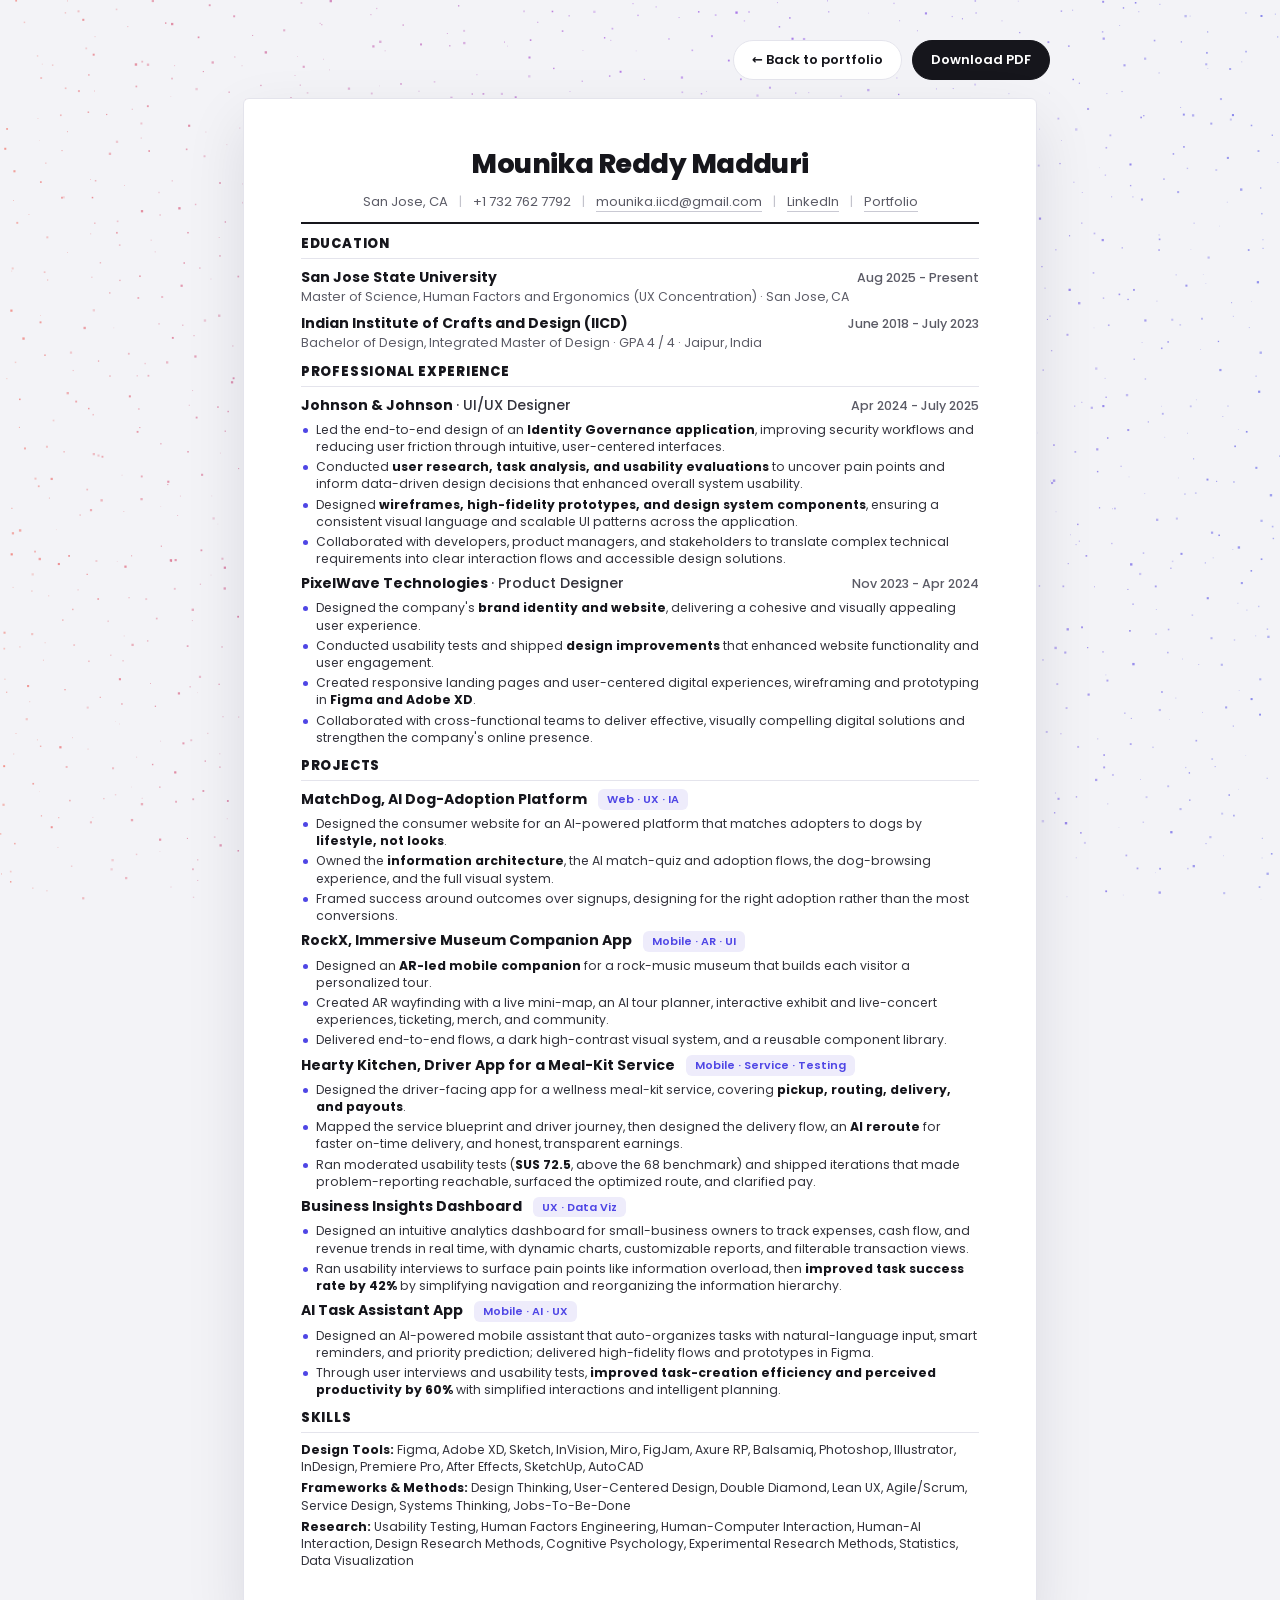
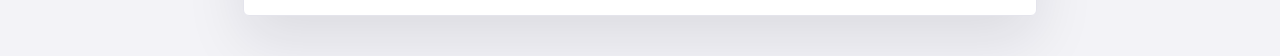
<file: resume.html>
<!DOCTYPE html>
<html lang="en">
<head>
  <meta charset="UTF-8" />
  <meta name="viewport" content="width=device-width, initial-scale=1.0" />
  <title>Mounika Reddy Madduri · Resume</title>
  <script>try { if (localStorage.getItem("theme") === "dark") document.documentElement.classList.add("dark"); } catch (e) {}</script>
  <link rel="preconnect" href="https://fonts.googleapis.com" />
  <link rel="preconnect" href="https://fonts.gstatic.com" crossorigin />
  <link href="https://fonts.googleapis.com/css2?family=Poppins:wght@400;500;600;700;800&display=swap" rel="stylesheet" />
  <style>
    :root {
      --ink: #16161c;
      --muted: #5b5b66;
      --line: #e4e4ec;
      --accent: #4f46e5;
      --page: #f3f3f7;
    }
    html.dark { --page: #0d0d13; }
    * { box-sizing: border-box; margin: 0; padding: 0; }
    body { font-family: "Poppins", system-ui, sans-serif; color: var(--ink); background: var(--page); line-height: 1.5; -webkit-font-smoothing: antialiased; padding: 40px 16px; transition: background-color .35s ease; overflow-x: hidden; }

    .toolbar { max-width: 820px; margin: 0 auto 18px; display: flex; justify-content: flex-end; gap: 10px; }
    .toolbar a, .toolbar button { font-family: inherit; font-size: 13px; font-weight: 600; color: var(--ink); background: #fff; border: 1px solid var(--line); border-radius: 999px; padding: 9px 18px; cursor: pointer; text-decoration: none; transition: background .2s, color .2s; }
    .toolbar button { background: var(--ink); color: #fff; border-color: var(--ink); }
    .toolbar a:hover { background: #f0f0f5; }
    html.dark .toolbar a { background: #17171f; color: #ededf3; border-color: #2c2c3a; }
    html.dark .toolbar a:hover { background: #22222e; }
    html.dark .toolbar button { background: #ededf3; color: #14141a; border-color: #ededf3; }

    .bg-dots { position: fixed; inset: 0; width: 100%; height: 100%; z-index: -1; pointer-events: none; }
    /* A4 page: 210mm × 297mm */
    .sheet { position: relative; width: 210mm; min-height: 297mm; max-width: 100%; margin: 0 auto; background: #fff; border: 1px solid var(--line); border-radius: 6px; box-shadow: 0 24px 60px rgba(20,20,40,.10); padding: 12mm 15mm; }

    header.r-head { text-align: center; border-bottom: 2px solid var(--ink); padding-bottom: 11px; }
    header.r-head h1 { font-size: 27px; font-weight: 800; letter-spacing: -0.02em; }
    header.r-head .contact { margin-top: 7px; font-size: 13px; color: var(--muted); }
    header.r-head .contact a { color: var(--muted); text-decoration: none; border-bottom: 1px solid #c9c9d3; }
    header.r-head .contact a:hover { color: var(--ink); }
    header.r-head .sep { margin: 0 8px; color: #c3c3cc; }

    section.blk { margin-top: 10px; }
    h2.blk-t { font-size: 13px; font-weight: 800; letter-spacing: .06em; text-transform: uppercase; color: var(--ink); border-bottom: 1.5px solid var(--line); padding-bottom: 4px; margin-bottom: 8px; }

    .row { display: flex; justify-content: space-between; align-items: baseline; gap: 16px; }
    .row .left { font-weight: 700; font-size: 14px; }
    .row .left .sub { font-weight: 500; color: #33333c; }
    .row .right { font-size: 12.5px; color: var(--muted); white-space: nowrap; font-weight: 500; }
    .place { font-size: 12.5px; color: var(--muted); }
    .entry { margin-bottom: 6px; }
    .entry:last-child { margin-bottom: 0; }
    .role { font-size: 13.5px; font-weight: 600; color: var(--accent); }

    ul.bul { list-style: none; margin: 5px 0 0; }
    ul.bul li { position: relative; padding-left: 15px; font-size: 12.3px; line-height: 1.4; color: #33333c; margin-top: 3px; }
    ul.bul li::before { content: ""; position: absolute; left: 2px; top: 7px; width: 5px; height: 5px; border-radius: 50%; background: var(--accent); }
    b { font-weight: 700; color: var(--ink); }

    .tag { display: inline-block; font-size: 11px; font-weight: 600; color: var(--accent); background: #eeecfb; border-radius: 6px; padding: 2px 9px; margin-left: 8px; vertical-align: middle; }

    .skills p { font-size: 12.3px; line-height: 1.4; color: #33333c; margin-top: 4px; }
    .skills p:first-child { margin-top: 0; }
    .skills b { color: var(--ink); }

    @media (max-width: 640px) {
      body { padding: 16px 8px; }
      .sheet { padding: 30px 22px; }
      .row { flex-direction: column; }
      .row .right { white-space: normal; }
    }
    @media (max-width: 460px) {
      .toolbar { flex-wrap: wrap; }
      .sheet { padding: 24px 16px; }
      header.r-head h1 { font-size: clamp(22px, 8vw, 30px); }
      header.r-head .contact { font-size: 12.5px; }
      header.r-head .sep { margin: 0 5px; }
      .row .left { font-size: 14px; }
      .tag { display: inline-block; margin: 4px 0 0 0; }
      ul.bul li { font-size: 12.8px; }
    }

    @media print {
      @page { size: A4; margin: 13mm; }
      body { background: #fff; padding: 0; }
      .toolbar, .bg-dots { display: none; }
      .sheet { width: auto; min-height: auto; max-width: none; border: none; border-radius: 0; box-shadow: none; padding: 0; margin: 0; }
      section.blk { break-inside: avoid; }
      .entry { break-inside: avoid; }
    }
  </style>
</head>
<body>
  <canvas class="bg-dots" aria-hidden="true"></canvas>
  <div class="toolbar">
    <a href="index.html">← Back to portfolio</a>
    <button onclick="window.print()">Download PDF</button>
  </div>

  <div class="sheet">
    <header class="r-head">
      <h1>Mounika Reddy Madduri</h1>
      <div class="contact">
        San Jose, CA <span class="sep">|</span> +1 732 762 7792 <span class="sep">|</span>
        <a href="mailto:mounika.iicd@gmail.com">mounika.iicd@gmail.com</a> <span class="sep">|</span>
        <a href="https://www.linkedin.com/in/mounika-reddy-madduri-44a389281" target="_blank" rel="noopener">LinkedIn</a> <span class="sep">|</span>
        <a href="index.html">Portfolio</a>
      </div>
    </header>

    <section class="blk">
      <h2 class="blk-t">Education</h2>
      <div class="entry">
        <div class="row">
          <div class="left">San Jose State University</div>
          <div class="right">Aug 2025 - Present</div>
        </div>
        <div class="place">Master of Science, Human Factors and Ergonomics (UX Concentration) · San Jose, CA</div>
      </div>
      <div class="entry">
        <div class="row">
          <div class="left">Indian Institute of Crafts and Design (IICD)</div>
          <div class="right">June 2018 - July 2023</div>
        </div>
        <div class="place">Bachelor of Design, Integrated Master of Design · GPA 4 / 4 · Jaipur, India</div>
      </div>
    </section>

    <section class="blk">
      <h2 class="blk-t">Professional Experience</h2>
      <div class="entry">
        <div class="row">
          <div class="left">Johnson &amp; Johnson <span class="sub">· UI/UX Designer</span></div>
          <div class="right">Apr 2024 - July 2025</div>
        </div>
        <ul class="bul">
          <li>Led the end-to-end design of an <b>Identity Governance application</b>, improving security workflows and reducing user friction through intuitive, user-centered interfaces.</li>
          <li>Conducted <b>user research, task analysis, and usability evaluations</b> to uncover pain points and inform data-driven design decisions that enhanced overall system usability.</li>
          <li>Designed <b>wireframes, high-fidelity prototypes, and design system components</b>, ensuring a consistent visual language and scalable UI patterns across the application.</li>
          <li>Collaborated with developers, product managers, and stakeholders to translate complex technical requirements into clear interaction flows and accessible design solutions.</li>
        </ul>
      </div>
      <div class="entry">
        <div class="row">
          <div class="left">PixelWave Technologies <span class="sub">· Product Designer</span></div>
          <div class="right">Nov 2023 - Apr 2024</div>
        </div>
        <ul class="bul">
          <li>Designed the company's <b>brand identity and website</b>, delivering a cohesive and visually appealing user experience.</li>
          <li>Conducted usability tests and shipped <b>design improvements</b> that enhanced website functionality and user engagement.</li>
          <li>Created responsive landing pages and user-centered digital experiences, wireframing and prototyping in <b>Figma and Adobe XD</b>.</li>
          <li>Collaborated with cross-functional teams to deliver effective, visually compelling digital solutions and strengthen the company's online presence.</li>
        </ul>
      </div>
    </section>

    <section class="blk">
      <h2 class="blk-t">Projects</h2>

      <div class="entry">
        <div class="row">
          <div class="left">MatchDog, AI Dog-Adoption Platform <span class="tag">Web · UX · IA</span></div>
        </div>
        <ul class="bul">
          <li>Designed the consumer website for an AI-powered platform that matches adopters to dogs by <b>lifestyle, not looks</b>.</li>
          <li>Owned the <b>information architecture</b>, the AI match-quiz and adoption flows, the dog-browsing experience, and the full visual system.</li>
          <li>Framed success around outcomes over signups, designing for the right adoption rather than the most conversions.</li>
        </ul>
      </div>

      <div class="entry">
        <div class="row">
          <div class="left">RockX, Immersive Museum Companion App <span class="tag">Mobile · AR · UI</span></div>
        </div>
        <ul class="bul">
          <li>Designed an <b>AR-led mobile companion</b> for a rock-music museum that builds each visitor a personalized tour.</li>
          <li>Created AR wayfinding with a live mini-map, an AI tour planner, interactive exhibit and live-concert experiences, ticketing, merch, and community.</li>
          <li>Delivered end-to-end flows, a dark high-contrast visual system, and a reusable component library.</li>
        </ul>
      </div>

      <div class="entry">
        <div class="row">
          <div class="left">Hearty Kitchen, Driver App for a Meal-Kit Service <span class="tag">Mobile · Service · Testing</span></div>
        </div>
        <ul class="bul">
          <li>Designed the driver-facing app for a wellness meal-kit service, covering <b>pickup, routing, delivery, and payouts</b>.</li>
          <li>Mapped the service blueprint and driver journey, then designed the delivery flow, an <b>AI reroute</b> for faster on-time delivery, and honest, transparent earnings.</li>
          <li>Ran moderated usability tests (<b>SUS 72.5</b>, above the 68 benchmark) and shipped iterations that made problem-reporting reachable, surfaced the optimized route, and clarified pay.</li>
        </ul>
      </div>

      <div class="entry">
        <div class="row">
          <div class="left">Business Insights Dashboard <span class="tag">UX · Data Viz</span></div>
        </div>
        <ul class="bul">
          <li>Designed an intuitive analytics dashboard for small-business owners to track expenses, cash flow, and revenue trends in real time, with dynamic charts, customizable reports, and filterable transaction views.</li>
          <li>Ran usability interviews to surface pain points like information overload, then <b>improved task success rate by 42%</b> by simplifying navigation and reorganizing the information hierarchy.</li>
        </ul>
      </div>

      <div class="entry">
        <div class="row">
          <div class="left">AI Task Assistant App <span class="tag">Mobile · AI · UX</span></div>
        </div>
        <ul class="bul">
          <li>Designed an AI-powered mobile assistant that auto-organizes tasks with natural-language input, smart reminders, and priority prediction; delivered high-fidelity flows and prototypes in Figma.</li>
          <li>Through user interviews and usability tests, <b>improved task-creation efficiency and perceived productivity by 60%</b> with simplified interactions and intelligent planning.</li>
        </ul>
      </div>
    </section>

    <section class="blk skills">
      <h2 class="blk-t">Skills</h2>
      <p><b>Design Tools:</b> Figma, Adobe XD, Sketch, InVision, Miro, FigJam, Axure RP, Balsamiq, Photoshop, Illustrator, InDesign, Premiere Pro, After Effects, SketchUp, AutoCAD</p>
      <p><b>Frameworks &amp; Methods:</b> Design Thinking, User-Centered Design, Double Diamond, Lean UX, Agile/Scrum, Service Design, Systems Thinking, Jobs-To-Be-Done</p>
      <p><b>Research:</b> Usability Testing, Human Factors Engineering, Human-Computer Interaction, Human-AI Interaction, Design Research Methods, Cognitive Psychology, Experimental Research Methods, Statistics, Data Visualization</p>
    </section>
  </div>

  <script>
    // Interactive gradient node background, matching the rest of the site.
    (function bgDots() {
      const canvas = document.querySelector(".bg-dots");
      if (!canvas) return;
      const ctx = canvas.getContext("2d");
      const DPR = Math.min(2, window.devicePixelRatio || 1);
      const GAP = 26, RAD = 110, RAD2 = RAD * RAD, STR = 2.2, SPRING = 0.06, DAMP = 0.85;
      let W = 0, H = 0, dots = [], mx = -1e4, my = -1e4, mouseIn = false;
      const lerp = (a, b, t) => Math.round(a + (b - a) * t);
      function gcol(x) {
        let t = Math.max(0, Math.min(1, x / (W || 1)));
        if (t < 0.5) { t *= 2; return `rgb(${lerp(241,142,t)},${lerp(92,51,t)},${lerp(77,224,t)})`; }
        t = (t - 0.5) * 2; return `rgb(${lerp(142,75,t)},${lerp(51,79,t)},${lerp(224,230,t)})`;
      }
      function build() {
        W = window.innerWidth; H = window.innerHeight;
        canvas.style.width = W + "px"; canvas.style.height = H + "px";
        canvas.width = Math.round(W * DPR); canvas.height = Math.round(H * DPR);
        ctx.setTransform(DPR, 0, 0, DPR, 0, 0);
        dots = [];
        for (let gy = 0; gy < H + GAP; gy += GAP) for (let gx = 0; gx < W + GAP; gx += GAP) {
          const x = gx + (Math.random() - 0.5) * GAP * 1.25, y = gy + (Math.random() - 0.5) * GAP * 1.25;
          dots.push({ hx: x, hy: y, ox: 0, oy: 0, vx: 0, vy: 0, size: 0.6 + Math.random() * 1.8, a: 0.22 + Math.random() * 0.42, col: gcol(x) });
        }
      }
      function frame() {
        ctx.clearRect(0, 0, W, H);
        for (const d of dots) {
          if (mouseIn) {
            const ddx = (d.hx + d.ox) - mx, ddy = (d.hy + d.oy) - my, dd = ddx * ddx + ddy * ddy;
            if (dd < RAD2) { const dist = Math.sqrt(dd) || 1, f = (1 - dist / RAD) * STR; d.vx += (ddx / dist) * f; d.vy += (ddy / dist) * f; }
          }
          d.vx = (d.vx - d.ox * SPRING) * DAMP; d.vy = (d.vy - d.oy * SPRING) * DAMP;
          d.ox += d.vx; d.oy += d.vy;
          ctx.globalAlpha = d.a; ctx.fillStyle = d.col;
          ctx.fillRect(d.hx + d.ox - d.size / 2, d.hy + d.oy - d.size / 2, d.size, d.size);
        }
        ctx.globalAlpha = 1;
        requestAnimationFrame(frame);
      }
      build();
      if (matchMedia("(prefers-reduced-motion: reduce)").matches) {
        for (const d of dots) { ctx.globalAlpha = d.a; ctx.fillStyle = d.col; ctx.fillRect(d.hx - d.size / 2, d.hy - d.size / 2, d.size, d.size); }
        ctx.globalAlpha = 1;
      } else {
        window.addEventListener("pointermove", (e) => { mx = e.clientX; my = e.clientY; mouseIn = true; });
        document.addEventListener("pointerleave", () => { mouseIn = false; });
        requestAnimationFrame(frame);
      }
      let rt; window.addEventListener("resize", () => { clearTimeout(rt); rt = setTimeout(build, 200); });
    })();
  </script>
</body>
</html>
</file>
<file: styles.css>
/* ===================== TOKENS ===================== */
:root {
  --red: #f15c4d;
  --blue: #4b4fe6;
  --purple: #8e33e0;
  --ink: #0e0e12;
  --muted: #6c6c77;
  --line: #ededf1;
  --bg: #ffffff;
  --card-red: #f2766e;
  --card-blue: #4f57e8;
  --card-purple: #9a3fe4;
  --footer-from: #36176e;
  --footer-to: #8e2aa6;
  --maxw: 1180px;
  --pad: 40px;
}

* { margin: 0; padding: 0; box-sizing: border-box; }

/* full-page light dotted texture (cursor-reactive, sits behind all content) */
.bg-dots { position: fixed; inset: 0; width: 100%; height: 100%; z-index: -1; pointer-events: none; }
html { scroll-behavior: smooth; }
body {
  font-family: "Poppins", system-ui, sans-serif;
  color: var(--ink); background: var(--bg);
  line-height: 1.5; -webkit-font-smoothing: antialiased;
  overflow-x: hidden;
}
h1, h2, h3, h4 { line-height: 1.02; letter-spacing: -0.02em; font-weight: 700; }
a { text-decoration: none; color: inherit; }
section { padding-left: var(--pad); padding-right: var(--pad); }

/* ===================== DOTS / HELPERS ===================== */
.dot { display: inline-block; width: 13px; height: 13px; border-radius: 50%; }
.d-red { background: var(--red); } .d-blue { background: var(--blue); } .d-purple { background: var(--purple); }
.fill-red { fill: var(--red); } .fill-blue { fill: var(--blue); } .fill-purple { fill: var(--purple); }
.bullet { display: inline-block; width: 6px; height: 6px; border-radius: 50%; background: var(--red); margin-left: 4px; vertical-align: middle; }

.dashed-dot { width: 64px; height: 64px; border: 1.5px dashed #c9c9d3; border-radius: 50%; display: inline-grid; place-items: center; flex: none; }
.dashed-dot span { width: 38px; height: 38px; border-radius: 50%; }
.dashed-dot.lg { width: 78px; height: 78px; }
.dashed-dot.lg span { width: 48px; height: 48px; }

/* ===================== BUTTONS ===================== */
.btn-pill { display: inline-block; padding: 14px 30px; border-radius: 999px; font-weight: 600; font-size: 15px; transition: transform .18s, box-shadow .18s, background .18s, color .18s; }
.btn-pill:hover { transform: translateY(-2px); }
.btn-dark { background: var(--ink); color: #fff; }
.btn-dark:hover { box-shadow: 0 10px 26px rgba(0,0,0,.2); }
.btn-swap .swap { display: inline-grid; overflow: hidden; vertical-align: middle; }
.btn-swap .swap > span { grid-area: 1 / 1; transition: transform .42s cubic-bezier(.34, .82, .24, 1); }
.btn-swap .swap > span:nth-child(2) { transform: translateY(115%); }
.btn-swap:hover .swap > span:nth-child(1) { transform: translateY(-115%); }
.btn-swap:hover .swap > span:nth-child(2) { transform: translateY(0); }
@media (prefers-reduced-motion: reduce) { .btn-swap .swap > span { transition: none; } }
.btn-ghost { background: transparent; color: var(--ink); border: 1.5px solid var(--ink); }
.btn-ghost:hover { background: var(--ink); color: #fff; }
.btn-light { background: #fff; color: var(--ink); }
.btn-light:hover { box-shadow: 0 12px 34px rgba(0,0,0,.28); }

/* ===================== NAVBAR ===================== */
.nav-wrap { position: sticky; top: 0; z-index: 60; display: flex; justify-content: center; padding: 18px var(--pad); pointer-events: none; }
.nav { pointer-events: auto; width: 100%; max-width: var(--maxw); display: grid; grid-template-columns: 0.95fr 1.05fr; gap: 56px; align-items: center; padding: 6px 12px 6px 22px; background: rgba(255,255,255,.5); -webkit-backdrop-filter: blur(20px) saturate(180%); backdrop-filter: blur(20px) saturate(180%); border: 1px solid rgba(255,255,255,.55); border-radius: 999px; box-shadow: 0 8px 32px rgba(20,20,40,.12), inset 0 1px 0 rgba(255,255,255,.6); }
.nav-end { display: flex; align-items: center; justify-content: space-between; gap: 18px; }
.nav-right .btn-pill { padding: 9px 22px; font-size: 14px; }
.nav-logo { display: flex; align-items: center; gap: 10px; font-weight: 700; font-size: 20px; }
.logo-mark { width: 52px; height: 52px; border-radius: 50%; background: url("Logo.png") center / contain no-repeat; }
.nav-logo .logo-mark { margin: -6px 0; }
.nav-brand { display: flex; flex-direction: column; line-height: 1.12; }
.nav-brand strong { font-size: 17px; font-weight: 700; }
.nav-brand small { font-size: 10.5px; color: var(--muted); font-weight: 500; }
.icon-btn { background: none; border: none; cursor: pointer; color: var(--ink); display: grid; place-items: center; padding: 6px; }
.nav-links { display: flex; gap: 26px; list-style: none; font-weight: 500; font-size: 15px; }
.nav-links a { display: inline-flex; align-items: center; }
.nav-links a:hover { color: var(--red); }
.nav-right { display: flex; align-items: center; gap: 14px; }
.theme-toggle { background: none; border: none; cursor: pointer; color: var(--ink); display: grid; place-items: center; padding: 6px; }
.theme-toggle svg { stroke: var(--ink); fill: none; stroke-width: 1.6; }
.theme-toggle circle { fill: none; }

/* ===================== HERO ===================== */
.hero { max-width: var(--maxw); margin: 0 auto; padding-top: 24px; padding-bottom: 20px; }

/* process / value strip */
.process-strip { display: grid; grid-template-columns: repeat(4, 1fr); gap: 24px; padding: 8px 0 26px; border-bottom: 1px solid var(--line); }
.proc { display: flex; gap: 12px; align-items: flex-start; }
.proc-num { font-size: 13px; font-weight: 600; color: var(--purple); letter-spacing: 0.04em; }
.proc-text h4 { font-size: 13px; font-weight: 600; text-transform: uppercase; letter-spacing: 0.05em; }
.proc-text p { font-size: 12.5px; color: var(--muted); margin-top: 4px; }

/* main split */
.hero-main { display: grid; grid-template-columns: 0.95fr 1.05fr; gap: 56px; align-items: center; min-height: 58vh; padding-top: 28px; }
.hero-art { position: relative; width: 100%; max-width: 460px; aspect-ratio: 1 / 1; justify-self: start; animation: virgoFloat 6s ease-in-out infinite; }
.virgo-canvas { position: absolute; inset: 0; width: 100%; height: 100%; pointer-events: none; }
.virgo-img { position: absolute; top: 50%; left: 50%; transform: translate(-50%, -50%); width: 80%; height: auto; opacity: 0; mix-blend-mode: multiply; }
@keyframes virgoFloat { 0%, 100% { transform: translateY(0); } 50% { transform: translateY(-12px); } }
@media (prefers-reduced-motion: reduce) {
  .hero-art { animation: none; }
  .virgo-img { opacity: 1; }
  .virgo-canvas { display: none; }
}
.virgo-art { overflow: visible; }
.bg-stars circle { fill: #a9a9b8; }

.eyebrow { color: var(--purple); font-weight: 600; font-size: 16px; letter-spacing: 0; margin-bottom: 14px; }
.hero-title { font-size: clamp(30px, 4vw, 52px); font-weight: 700; letter-spacing: -0.02em; line-height: 1.08; }
.accent-dot { color: var(--purple); }
.hero-sub { margin-top: 22px; font-size: clamp(16px, 1.5vw, 19px); color: var(--muted); max-width: 520px; line-height: 1.6; }
.hero-cta { margin-top: 30px; display: flex; gap: 12px; flex-wrap: wrap; }
.hero-cta .btn-pill { padding: 11px 24px; font-size: 14px; }

.scroll-hint { display: inline-flex; align-items: center; gap: 10px; margin-top: 26px; color: var(--muted); font-size: 11px; letter-spacing: 0.14em; text-transform: uppercase; }
.scroll-arrow { display: inline-grid; place-items: center; width: 26px; height: 26px; border: 1px solid var(--line); border-radius: 50%; animation: bob 1.8s ease-in-out infinite; }
@keyframes bob { 0%, 100% { transform: translateY(0); } 50% { transform: translateY(4px); } }

/* ===================== WORKED WITH ===================== */
.ticker-row { max-width: var(--maxw); margin: 24px auto 0; display: flex; align-items: center; gap: 28px; padding: 20px var(--pad); border-top: 1px solid var(--line); border-bottom: 1px solid var(--line); overflow: hidden; }
.ticker-label { flex: none; font-size: 12px; font-weight: 600; letter-spacing: 0.1em; text-transform: uppercase; color: var(--muted); white-space: nowrap; }
.ticker-viewport { flex: 1; overflow: hidden; -webkit-mask-image: linear-gradient(90deg, transparent, #000 5%, #000 95%, transparent); mask-image: linear-gradient(90deg, transparent, #000 5%, #000 95%, transparent); }
.ticker-track { display: flex; width: max-content; animation: tickerScroll 34s linear infinite; }
.ticker-track:hover { animation-play-state: paused; }
.ticker-track span { font-weight: 600; font-size: 16px; color: #9a9aa6; white-space: nowrap; padding-right: 52px; position: relative; transition: color .2s; }
.ticker-track span::after { content: "•"; position: absolute; right: 22px; color: #cfcfd8; }
.ticker-track span:hover { color: var(--ink); }
@keyframes tickerScroll { from { transform: translateX(0); } to { transform: translateX(-50%); } }
@media (prefers-reduced-motion: reduce) { .ticker-track { animation: none; } }

/* ===================== STATEMENT ===================== */
.statement { max-width: var(--maxw); margin: 130px auto; position: relative; text-align: center; }
.statement p { font-weight: 700; font-size: clamp(24px, 3.4vw, 42px); line-height: 1.25; letter-spacing: -0.02em; max-width: 900px; margin: 0 auto; }
.statement em { font-style: normal; color: var(--red); }
.float-dot { position: absolute; width: 44px; height: 44px; border-radius: 50%; z-index: -1; opacity: .9; }
.statement .float-dot:nth-child(1) { top: -30px; left: 4%; animation: floaty 6s ease-in-out infinite; }
.statement .float-dot:nth-child(2) { top: 30%; right: 16%; animation: floaty 7s ease-in-out infinite .5s; }
.statement .float-dot:nth-child(3) { bottom: -20px; left: 32%; animation: floaty 5.5s ease-in-out infinite 1s; }
@keyframes floaty { 0%,100% { transform: translateY(0); } 50% { transform: translateY(-16px); } }

/* ===================== TRIO ANIMATION (red + blue → purple) ===================== */
.trio2 { margin: 110px auto 30px; padding: 0 var(--pad); display: flex; justify-content: center; overflow: hidden; }
.trio2-stage { position: relative; width: 920px; max-width: 100%; height: 200px; }
.trio2-line { position: absolute; top: 50%; left: 106px; right: 106px; height: 1.5px; background: var(--ink); transform: translateY(-50%) scaleX(0); transform-origin: center; }
.trio2.play .trio2-line { animation: t2line .6s ease .5s forwards; }
@keyframes t2line { to { transform: translateY(-50%) scaleX(1); } }

.t2-circle { position: absolute; top: 50%; width: 92px; height: 92px; margin: -46px 0 0 -46px; border-radius: 50%; border: 1.5px solid var(--ink); background: var(--bg); overflow: hidden; transform: scale(0); box-shadow: -7px 7px 0 -1px var(--ink); }
.t2-left { left: 60px; }
.t2-right { left: 860px; }
.t2-center { left: 460px; width: 122px; height: 122px; margin: -61px 0 0 -61px; z-index: 2; }
.trio2.play .t2-left { animation: t2pop .5s cubic-bezier(.34,1.56,.64,1) forwards; }       /* appears as the red orb lands */
.trio2.play .t2-right { animation: t2pop .5s cubic-bezier(.34,1.56,.64,1) .12s forwards; } /* appears as the blue orb lands */
.trio2.play .t2-center { animation: t2pop .55s cubic-bezier(.34,1.56,.64,1) .55s forwards; }
@keyframes t2pop { to { transform: scale(1); } }

.t2-fill { position: absolute; left: 50%; top: 50%; width: 100%; height: 100%; border-radius: 50%; transform: translate(-50%,-50%) scale(0); }
.t2-fill.red { background: var(--red); } .t2-fill.blue { background: var(--blue); } .t2-fill.purple { background: var(--purple); }
.t2-left .t2-fill, .t2-right .t2-fill { transform: translate(-50%,-50%) scale(.62); }   /* arrive already filled */
@keyframes t2fill { to { transform: translate(-50%,-50%) scale(.62); } }

/* center liquid waves — animated SVG sea waves (red front/short, blue taller, purple tallest) */
.t2w { position: absolute; inset: 0; width: 100%; height: 100%; transform: translateY(101%); }
.t2w.red { z-index: 3; } .t2w.blue { z-index: 2; } .t2w.purple { z-index: 1; }
.t2w.red path { fill: var(--red); } .t2w.blue path { fill: var(--blue); } .t2w.purple path { fill: var(--purple); }
.trio2.play .t2w.red { animation: t2rise .7s cubic-bezier(.3,.8,.4,1) 1.9s forwards; }
.trio2.play .t2w.blue { animation: t2rise .7s cubic-bezier(.3,.8,.4,1) 2.9s forwards; }
.trio2.play .t2w.purple { animation: t2rise .8s cubic-bezier(.3,.8,.4,1) 3.8s forwards; }
@keyframes t2rise { to { transform: translateY(0); } }

/* tiny splash dots that pop above each crest as the wave arrives */
.t2-splash { position: absolute; left: 50%; width: 0; height: 0; z-index: 4; }
.t2-splash.red { bottom: 40%; } .t2-splash.blue { bottom: 62%; } .t2-splash.purple { bottom: 84%; }
.t2-splash i { position: absolute; bottom: 0; border-radius: 50%; opacity: 0; }
.t2-splash.red i { background: var(--red); } .t2-splash.blue i { background: var(--blue); } .t2-splash.purple i { background: var(--purple); }
.t2-splash i:nth-child(1) { width: 4px; height: 4px; left: -26px; }
.t2-splash i:nth-child(2) { width: 3px; height: 3px; left: -11px; }
.t2-splash i:nth-child(3) { width: 5px; height: 5px; left: 3px; }
.t2-splash i:nth-child(4) { width: 3px; height: 3px; left: 17px; }
.t2-splash i:nth-child(5) { width: 4px; height: 4px; left: 30px; }
.trio2.play .t2-splash.red i { animation: splash 1s ease 2s; }
.trio2.play .t2-splash.blue i { animation: splash 1s ease 3s; }
.trio2.play .t2-splash.purple i { animation: splash 1s ease 3.9s; }
@keyframes splash { 0% { opacity: 0; transform: translateY(0) scale(.6); } 25% { opacity: 1; } 100% { opacity: 0; transform: translateY(-32px) scale(.3); } }

.t2-dot { position: absolute; top: 50%; width: 24px; height: 24px; margin: -12px 0 0 -12px; border-radius: 50%; opacity: 0; z-index: 3; }
.t2-dot.red { background: var(--red); } .t2-dot.blue { background: var(--blue); }
.d1, .d3 { left: 60px; }
.d2, .d4 { left: 860px; }
.trio2.play .d1 { animation: t2travelL .9s ease 1.1s forwards; }
.trio2.play .d2 { animation: t2travelR .9s ease 2.1s forwards; }
.trio2.play .d3 { animation: t2travelL .95s ease 3.1s forwards; }
.trio2.play .d4 { animation: t2travelR .95s ease 3.1s forwards; }
@keyframes t2travelL { 0% { opacity: 0; transform: translateX(0) scale(.55); } 14% { opacity: 1; } 75% { opacity: 1; transform: translateX(400px) scale(1); } 100% { opacity: 0; transform: translateX(400px) scale(.4); } }
@keyframes t2travelR { 0% { opacity: 0; transform: translateX(0) scale(.55); } 14% { opacity: 1; } 75% { opacity: 1; transform: translateX(-400px) scale(1); } 100% { opacity: 0; transform: translateX(-400px) scale(.4); } }

/* The stage keeps its intrinsic 920px coordinate system (flex:none + max-width:none)
   so the circles/line stay correctly spaced; transform:scale then shrinks it to fit.
   Without flex:none the flex item shrinks to the viewport while its children keep
   920px coordinates, throwing the right circle off-screen. .trio2 (overflow:hidden)
   clips the scaled-down stage, so no horizontal scroll. */
@media (max-width: 980px) { .trio2-stage { flex: none; max-width: none; transform: scale(.72); } }
@media (max-width: 680px) { .trio2-stage { transform: scale(.5); } }
@media (max-width: 520px) { .trio2-stage { transform: scale(.4); } }
@media (prefers-reduced-motion: reduce) {
  .trio2 .t2-dot { display: none; }
  .trio2.play .t2-circle { animation: none; transform: scale(1); opacity: 1; }
  .trio2.play .trio2-line { animation: none; transform: translateY(-50%) scaleX(1); }
  .trio2.play .t2-fill { animation: none; transform: translate(-50%,-50%) scale(.62); }
  .trio2 .t2w { transform: translateY(0); }
}

/* ===================== EXPERTISE LIST ===================== */
.expertise { max-width: var(--maxw); margin: 0 auto 60px; }
.expertise-list { list-style: none; }
.expertise-list li { display: flex; align-items: center; gap: 22px; font-weight: 700; font-size: clamp(32px, 5vw, 56px); padding: 18px 0; letter-spacing: -0.03em; transition: padding-left .3s ease; }
.expertise-list li:hover { padding-left: 18px; }

/* ===================== SERVICE DETAIL ===================== */
.service { max-width: var(--maxw); margin: 0 auto; padding-top: 70px; padding-bottom: 70px; }
.service-head { display: flex; align-items: center; gap: 26px; }
.service-head h2 { font-size: clamp(44px, 7vw, 84px); font-weight: 700; letter-spacing: -0.03em; }
.service-body { display: grid; grid-template-columns: 1fr 1fr; gap: 40px; align-items: center; margin-top: 30px; }
.service-list { list-style: none; padding-left: 104px; }
.service-list li { font-size: clamp(18px, 2.4vw, 24px); font-weight: 500; padding: 9px 0; color: #2a2a30; }
.service-art { display: grid; place-items: center; }
.dotted-ring { position: relative; }
.dotted-ring::before { content: ""; position: absolute; width: 300px; height: 300px; border: 1.5px dotted #d2d2db; border-radius: 50%; }
.line-art { stroke: var(--ink); stroke-width: 1.6; fill: none; position: relative; }

/* leo9-style animated line-art (dotted ring + outline icons + colour dots) */
.la { width: 100%; max-width: 470px; height: auto; overflow: visible; }
.la .la-ic { stroke: var(--ink); stroke-width: 1.6; fill: none; stroke-linecap: round; stroke-linejoin: round; }
.la-ring { stroke: var(--line); stroke-width: 1.4; fill: none; stroke-dasharray: 1.5 9; transform-box: fill-box; transform-origin: center; }
.la-net { stroke: var(--line); stroke-width: 1; fill: none; opacity: .55; }
.la-bar { fill: var(--ink); stroke: none; }
.adot { stroke: none; transform-box: fill-box; transform-origin: center; }
.adot.red { fill: var(--red); } .adot.purple { fill: var(--purple); } .adot.blue { fill: var(--blue); }
.capx-anim.is-active .la-ring { animation: laspin 55s linear infinite; }
@keyframes laspin { to { transform: rotate(360deg); } }
.capx-anim.is-active .la-ic { animation: lafloat 5s ease-in-out infinite; animation-delay: var(--d, 0s); transform-box: fill-box; transform-origin: center; }
@keyframes lafloat { 0%, 100% { transform: translateY(0); } 50% { transform: translateY(-7px); } }
.capx-anim.is-active .adot { animation: laplus 2.6s ease-out infinite; animation-delay: var(--d, 0s); }
@keyframes laplus { 0%, 100% { transform: scale(1); opacity: .65; } 45% { transform: scale(1.55); opacity: 1; } }

/* ===================== EXPERTISE — STICKY WORD-NAV + DETAIL ===================== */
.capx { position: relative; margin-top: -80px; }
.capx-track { height: 300vh; }
.capx-sticky { position: sticky; top: 0; height: 100vh; display: flex; align-items: center; overflow: hidden; }
.capx-grid { width: 100%; max-width: var(--maxw); margin: 0 auto; padding: 0 var(--pad); display: grid; grid-template-columns: 0.92fr 1.5fr; gap: 40px; align-items: center; }

.capx-eyebrow { color: var(--blue); font-weight: 600; font-size: 16px; margin-bottom: 16px; }
.capx-nav { list-style: none; display: flex; flex-direction: column; gap: 6px; }
.capx-wrow { display: flex; align-items: center; gap: 18px; font-size: clamp(28px, 3.6vw, 52px); font-weight: 700; letter-spacing: -0.03em; line-height: 1.12; color: var(--ink); }
.capx-word { opacity: .34; transition: opacity .4s ease; }
.capx-w.is-active .capx-word { opacity: 1; }
/* once the section is pinned, hide all but the active word (collapse away the others) */
.capx.engaged .capx-w { max-height: 0; opacity: 0; overflow: hidden; transition: max-height .55s ease, opacity .35s ease; }
.capx.engaged .capx-w.is-active { max-height: 520px; opacity: 1; }
.capx.engaged .capx-w.is-active .capx-word { opacity: 1; }
.capx-w .dashed-dot { width: 54px; height: 54px; }
.capx-w .dashed-dot span { width: 30px; height: 30px; transform: scale(0); transition: transform .45s cubic-bezier(.34, 1.56, .64, 1); }
.capx.lit .capx-w:nth-child(1) .dashed-dot span { transform: scale(1); }
.capx.lit .capx-w:nth-child(2) .dashed-dot span { transform: scale(1); transition-delay: .13s; }
.capx.lit .capx-w:nth-child(3) .dashed-dot span { transform: scale(1); transition-delay: .26s; }

/* sub-list drops in right beneath the active word */
.capx-sub { list-style: none; overflow: hidden; max-height: 0; opacity: 0; margin: 0; padding-left: 72px; transition: max-height .5s ease, opacity .4s ease, margin-top .4s ease; }
.capx-w.is-active .capx-sub { max-height: 360px; opacity: 1; margin-top: 12px; }
.capx-sub li { font-size: clamp(15px, 1.4vw, 18px); font-weight: 500; padding: 6px 0; color: var(--ink); opacity: .45; transition: opacity .35s ease, transform .35s ease; }
.capx-sub li.cur { opacity: 1; transform: translateX(8px); }

.capx-arts { position: relative; width: 100%; max-width: 460px; margin: 0 auto; aspect-ratio: 1 / 1; display: grid; place-items: center; }
.capx-img { grid-area: 1 / 1; width: 100%; height: 100%; object-fit: contain; opacity: 0; transition: opacity .5s ease; pointer-events: none; }
/* flat PNG placeholders gently float as a whole; the SVG animates its own parts instead */
img.capx-img.is-active { animation: capxFloat 5.5s ease-in-out infinite; }
.capx-img.is-active { opacity: 1; }
@keyframes capxFloat {
  0%, 100% { transform: translateY(0) rotate(-1.2deg) scale(1); }
  50% { transform: translateY(-12px) rotate(1.2deg) scale(1.03); }
}
/* the research SVG: rotate the dotted ring, bob each icon */
.ri-ring { transform-box: fill-box; transform-origin: center; }
.capx-svg.is-active .ri-ring { animation: riSpin 16s linear infinite; }
@keyframes riSpin { to { transform: rotate(360deg); } }
.ri-ic { transform-box: fill-box; transform-origin: center; }
/* each icon pops in (staggered, one after another), then keeps bobbing + breathing */
.capx-svg.is-active .ri-ic {
  animation: riPop .6s cubic-bezier(.34, 1.6, .5, 1) var(--d, 0s) backwards,
             riBob 3.6s ease-in-out calc(var(--d, 0s) + .6s) infinite;
}
@keyframes riPop { 0% { opacity: 0; transform: scale(.2); } 60% { opacity: 1; transform: scale(1.08); } 100% { opacity: 1; transform: scale(1); } }
@keyframes riBob { 0%, 100% { transform: translateY(0) scale(1); } 50% { transform: translateY(-8px) scale(1.035); } }
/* the little colour dots twinkle */
.capx-svg.is-active path[fill="#FF5A57"]:not([stroke]),
.capx-svg.is-active path[fill="#8B45F6"]:not([stroke]),
.capx-svg.is-active path[fill="#1F63FF"]:not([stroke]) { animation: riTwinkle 2s ease-in-out infinite; }
@keyframes riTwinkle { 0%, 100% { opacity: 1; } 50% { opacity: .5; } }
/* bar-chart bars rise and fall from their baseline, each on its own beat */
.ri-bar { transform-box: fill-box; transform-origin: center bottom; }
.capx-svg.is-active .ri-bar { animation: riBars 1.5s ease-in-out infinite; }
.capx-svg.is-active .ri-bar.b2 { animation-delay: .3s; }
.capx-svg.is-active .ri-bar.b3 { animation-delay: .6s; }
@keyframes riBars { 0%, 100% { transform: scaleY(.42); } 50% { transform: scaleY(1); } }
/* checklist ticks draw themselves in, one at a time, on a loop */
.ri-tick { stroke-dasharray: 40; }
.capx-svg.is-active .ri-tick { animation: riTick 5.1s ease-in-out infinite backwards; }
.capx-svg.is-active .ri-tick.t2 { animation-delay: 1.7s; }
.capx-svg.is-active .ri-tick.t3 { animation-delay: 3.4s; }
@keyframes riTick {
  0% { stroke-dashoffset: 40; }
  12% { stroke-dashoffset: 0; }
  70% { stroke-dashoffset: 0; }
  82%, 100% { stroke-dashoffset: 40; }
}

/* ---- DESIGN svg: counter-rotating rings, drawing graph, pulsing centre nodes ---- */
.dg-ring { transform-box: fill-box; transform-origin: center; }
.capx-svg.is-active .dg-ring.cw { animation: dgSpin 18s linear infinite; }
.capx-svg.is-active .dg-ring.ccw { animation: dgSpinR 24s linear infinite; }
@keyframes dgSpin { to { transform: rotate(360deg); } }
@keyframes dgSpinR { to { transform: rotate(-360deg); } }
.dg-node { transform-box: fill-box; transform-origin: center; }
.capx-svg.is-active .dg-node { animation: dgNode 2.6s ease-in-out infinite; animation-delay: var(--n, 0s); }
@keyframes dgNode { 0%, 100% { transform: scale(.6); opacity: .5; } 50% { transform: scale(1.18); opacity: 1; } }
.dg-draw { stroke-dasharray: 420; }
.capx-svg.is-active .dg-draw { animation: dgDraw 3.8s ease-in-out infinite; }
.capx-svg.is-active .dg-draw.d2 { animation-delay: .5s; }
@keyframes dgDraw { 0% { stroke-dashoffset: 420; } 42% { stroke-dashoffset: 0; } 78% { stroke-dashoffset: 0; } 100% { stroke-dashoffset: -420; } }
.dg-swatch { transform-box: fill-box; transform-origin: center; }
.capx-svg.is-active .dg-swatch { animation: dgSwatch 2.2s ease-in-out infinite; }
@keyframes dgSwatch { 0%, 100% { transform: scale(1); } 50% { transform: scale(1.28); } }
/* the face shadow eases in after a beat, sliding out from behind the head */
.dg-shadow { opacity: 0; }
.capx-svg.is-active .dg-shadow { animation: dgShadow 1.1s ease 1.3s forwards; }
@keyframes dgShadow { from { opacity: 0; transform: translate(0, 0); } to { opacity: 1; transform: translate(9px, 12px); } }
/* human-factors network: a real black shadow of the nodes, tucked right behind, fading in */
.hf-shadow { opacity: 0; }
.capx-svg.is-active .hf-shadow { animation: hfShadowIn 1.1s ease 1.3s forwards; }
@keyframes hfShadowIn { from { opacity: 0; transform: translate(0, 0); } to { opacity: 1; transform: translate(5px, 7px); } }
/* human-factors eye blink */
.hf-eye { transform-box: fill-box; transform-origin: center; }
.capx-svg.is-active .hf-eye { animation: hfBlink 3.6s ease-in-out infinite; }
@keyframes hfBlink { 0%, 90%, 100% { transform: scaleY(1); } 95% { transform: scaleY(0.08); } }

@media (prefers-reduced-motion: reduce) {
  img.capx-img.is-active, .capx-svg.is-active .ri-ring, .capx-svg.is-active .ri-ic,
  .capx-svg.is-active .ri-bar, .capx-svg.is-active .dg-ring, .capx-svg.is-active .dg-node,
  .capx-svg.is-active .dg-draw, .capx-svg.is-active .dg-swatch, .capx-svg.is-active .hf-eye, .capx-svg.is-active path:not([stroke]) { animation: none; }
  .dg-shadow, .hf-shadow { opacity: 1; }
}

@media (max-width: 900px) {
  .capx-track { height: 280vh; }
  .capx-grid { grid-template-columns: 1fr; gap: 18px; }
  .capx-arts { order: -1; max-width: 300px; }
  .capx-sub { padding-left: 0; }
}
@media (prefers-reduced-motion: reduce) {
  .capx-w .dashed-dot span { transform: scale(1) !important; }
}

/* ===================== WORK ===================== */
.work { max-width: 1320px; margin: 60px auto 0; padding: 0 16px; }
.work-grid { display: grid; grid-template-columns: repeat(3, 1fr); gap: 18px; }
.case-card { position: relative; border-radius: 18px; padding: 40px 28px 0; color: #fff; text-align: center; display: flex; flex-direction: column; min-height: 520px; overflow: hidden; transition: transform .28s, box-shadow .28s; background: #e9e9f0; }
.card-link { position: absolute; inset: 0; z-index: 5; border-radius: inherit; }
.case-card:hover { transform: translateY(-10px); box-shadow: 0 30px 60px rgba(0,0,0,.22); }
/* colour floods the card from the landing point (top-centre) outwards */
.card-fill { position: absolute; inset: 0; z-index: 0; clip-path: circle(0% at 50% 64px); }
.card-red .card-fill { background: var(--card-red); }
.card-blue .card-fill { background: var(--card-blue); }
.card-purple .card-fill { background: var(--card-purple); }
.case-card > .card-top, .case-card > .card-shot { position: relative; z-index: 1; }
.case-card.filled .card-fill { animation: cardFill .7s cubic-bezier(.33, .7, .3, 1) forwards; }
@keyframes cardFill { from { clip-path: circle(0% at 50% 64px); } to { clip-path: circle(165% at 50% 64px); } }
.dark .case-card { background: #20202a; }
.card-top h3 { font-size: 34px; font-weight: 700; }
.card-top p { margin-top: 12px; opacity: .95; font-size: 15px; max-width: 280px; margin-inline: auto; }
.card-tags { margin-top: 14px; display: flex; gap: 8px; justify-content: center; font-size: 13px; font-weight: 500; opacity: .92; }
.card-shot { position: relative; margin-top: auto; height: 360px; width: 100%; margin-inline: auto; background: rgba(255,255,255,.16); border-radius: 16px 16px 0 0; display: grid; place-items: center; overflow: hidden; }
.card-shot span { font-size: 14px; opacity: .85; }
.card-shot:has(img) { background: transparent; margin-inline: -28px; width: calc(100% + 56px); }
.card-shot img { position: absolute; right: 0; bottom: 0; width: 132%; max-width: none; height: auto; object-fit: contain; object-position: right bottom; display: block; }
.card-blue .card-shot img { right: 8%; }
.card-purple .card-shot img { width: 70%; height: auto; right: auto; left: 50%; top: 34px; bottom: auto; transform: translateX(-50%); object-fit: cover; object-position: top center; max-height: none; }

/* ===================== STATS / MAP ===================== */
.stats { max-width: var(--maxw); margin: 140px auto 0; text-align: center; }
.stats-num { font-size: clamp(40px, 7vw, 84px); font-weight: 700; letter-spacing: -0.03em; }
.stats-cap { color: var(--muted); font-size: 20px; margin-top: 6px; }
.map-wrap { position: relative; margin-top: 30px; }
.map-pins { position: absolute; top: 6%; left: 50%; transform: translateX(-50%); display: flex; gap: 110px; }
.map-pin { width: 30px; height: 30px; border-radius: 50%; }
.world { width: 100%; max-width: 760px; margin: 0 auto; display: block; }
.dots-map circle { fill: #d9d9e1; }
.route { fill: none; stroke: #c3c3cf; stroke-width: 1.4; stroke-dasharray: 2 5; }

/* ===================== INDUSTRY WORDS ===================== */
.industries { max-width: var(--maxw); margin: 80px auto 0; display: flex; flex-wrap: wrap; justify-content: center; gap: 18px 52px; }
.industries span { font-size: clamp(26px, 4vw, 46px); font-weight: 700; letter-spacing: -0.02em; transition: color .2s; }
.industries span:nth-child(1):hover { color: var(--red); }
.industries span:nth-child(2):hover { color: var(--blue); }
.industries span:nth-child(3):hover { color: var(--purple); }
.industries span:nth-child(4):hover { color: var(--red); }

/* ===================== ABOUT ===================== */
.about { max-width: var(--maxw); margin: 130px auto 0; }
.about-card { border: 1px solid var(--line); border-radius: 28px; padding: 56px; display: grid; grid-template-columns: 300px 1fr 260px; gap: 40px; align-items: center; box-shadow: 0 20px 50px rgba(0,0,0,.05); }
.about-heading { font-size: clamp(44px, 6vw, 72px); font-weight: 700; letter-spacing: -0.03em; }
.about-content { align-self: stretch; display: flex; flex-direction: column; align-items: center; text-align: center; }
.about-dots { display: flex; gap: 9px; margin-bottom: 18px; }
.about-content h3 { font-size: 30px; font-weight: 700; }
.about-role { color: var(--muted); margin-top: 6px; max-width: 360px; }
.about-link { display: inline-grid; place-items: center; width: 38px; height: 38px; margin-top: 18px; border-radius: 9px; background: var(--blue); color: #fff; font-weight: 700; }
.about-more { display: inline-flex; align-items: center; gap: 9px; margin-top: auto; padding: 11px 24px; border: 1.5px solid var(--line); border-radius: 999px; font-weight: 600; font-size: 15px; color: var(--ink); transition: border-color .25s ease, color .25s ease, background .25s ease; }
.about-more:hover { color: var(--red); border-color: var(--red); background: rgba(241, 92, 77, .06); }
.about-more .arr-wrap { display: inline-grid; place-items: center; overflow: hidden; width: 17px; height: 17px; line-height: 0; }
.about-more .arr-wrap svg { grid-area: 1 / 1; transition: transform .42s cubic-bezier(.4, .1, .25, 1); }
.about-more .arr-wrap svg:nth-child(2) { transform: translateX(-150%); }
.about-more:hover .arr-wrap svg:nth-child(1) { transform: translateX(150%); }
.about-more:hover .arr-wrap svg:nth-child(2) { transform: translateX(0); }
@media (prefers-reduced-motion: reduce) { .about-more .arr-wrap svg { transition: none; } }
.about-badges { display: flex; gap: 12px; margin-top: 24px; }
.about-badges span { width: 76px; height: 76px; border: 1px solid var(--line); border-radius: 50%; display: grid; place-items: center; font-size: 11px; color: var(--muted); text-align: center; }
.about-photo { height: 280px; border-radius: 16px; overflow: hidden; background: #e9e9ef; }
.about-photo img { width: 100%; height: 100%; object-fit: cover; object-position: center 52%; display: block; }

/* ===================== TESTIMONIALS ===================== */
/* testimonials — one card at a time, slides to the next */
.testi { max-width: var(--maxw); margin: 110px auto 0; padding: 0 var(--pad); }
.testi-viewport { overflow: hidden; }
.testi-row { display: flex; transition: transform .7s cubic-bezier(.5, .05, .2, 1); }
.testi-item { flex: 0 0 100%; margin: 0; display: grid; place-items: center; padding: 14px 0; }
.testi-item img { width: 100%; height: auto; border-radius: 28px; display: block; }
.testi-dots { display: flex; gap: 9px; justify-content: center; margin-top: 22px; }
.testi-dots button { width: 9px; height: 9px; padding: 0; border: none; border-radius: 50%; background: #d3d3dd; cursor: pointer; transition: background .25s ease, transform .25s ease; }
.testi-dots button.active { background: var(--purple); transform: scale(1.4); }
.dark .testi-dots button { background: #3a3a48; }
.dark .testi-dots button.active { background: #b388ff; }

/* ===================== FAQ ===================== */
.faq { max-width: var(--maxw); margin: 130px auto 0; }
.faq-title { font-size: clamp(40px, 6vw, 68px); font-weight: 700; display: flex; align-items: center; gap: 8px; letter-spacing: -0.03em; }
.faq-title .dot { width: 16px; height: 16px; }
.faq-tabs { display: flex; flex-wrap: wrap; gap: 12px; margin-top: 28px; }
.faq-tabs button { border: 1px solid var(--line); background: #fff; border-radius: 999px; padding: 10px 22px; font-family: inherit; font-size: 14px; font-weight: 500; cursor: pointer; transition: all .2s; }
.faq-tabs button:hover { border-color: #c9c9d3; }
.faq-tabs button.active { background: #ece9ff; border-color: transparent; color: var(--blue); }
.faq-list { margin-top: 30px; }
.faq-item { border-bottom: 1px solid var(--line); padding: 24px 0; }
.faq-item summary { list-style: none; cursor: pointer; display: flex; justify-content: space-between; align-items: center; gap: 20px; font-weight: 600; font-size: clamp(17px, 2.4vw, 22px); }
.faq-item summary::-webkit-details-marker { display: none; }
.faq-item summary::after { content: "+"; font-size: 30px; font-weight: 300; color: var(--muted); line-height: 1; }
.faq-item[open] summary::after { content: "−"; color: var(--purple); }
.faq-answer { margin-top: 14px; color: #555; max-width: 820px; }

/* ===================== FOOTER ===================== */
.footer { margin-top: 140px; }
.footer-cta { position: relative; overflow: hidden; background: #fff; border: 1px solid var(--line); border-bottom: none; border-radius: 32px 32px 0 0; color: #14141a; text-align: center; padding: 100px 24px; margin: 0 16px; transition: border-color .6s ease; }
.footer-cta.lit { border-color: transparent; }
.footer-cta h2 { position: relative; z-index: 1; font-size: clamp(34px, 6vw, 64px); font-weight: 700; letter-spacing: -0.02em; color: #14141a; transition: color .9s ease; }
.footer-cta.lit h2 { color: #fff; }
.footer-cta .btn-pill { position: relative; z-index: 1; margin-top: 36px; }
.footer-cta .btn-light { border: 1.5px solid rgba(0, 0, 0, .14); transition: border-color .6s ease; }
.footer-cta.lit .btn-light { border-color: transparent; }
.footer-bottom { max-width: var(--maxw); margin: 0 auto; padding: 64px var(--pad) 80px; display: grid; grid-template-columns: 1.2fr 2fr; gap: 40px; }
.footer-brand { display: flex; gap: 14px; align-items: flex-start; }
.logo-mark-light { width: 60px; height: 60px; }
.footer-brand strong { font-size: 22px; }
.footer-social { display: flex; gap: 10px; margin: 12px 0; }
.footer-social a { width: 32px; height: 32px; border: 1px solid var(--line); border-radius: 8px; display: grid; place-items: center; font-size: 12px; color: var(--muted); transition: all .2s; }
.footer-social a:hover { background: var(--ink); color: #fff; border-color: var(--ink); }
.footer-brand p { color: var(--muted); font-size: 13px; }
.footer-cols { display: grid; grid-template-columns: max-content max-content; justify-content: start; gap: 64px; }
.footer-cols h4 { font-size: 15px; margin-bottom: 16px; }
.footer-cols a { display: block; color: var(--muted); font-size: 15px; padding: 6px 0; transition: color .2s; }
.footer-cols a:hover { color: var(--ink); }

/* ===================== CONTACT BADGE ===================== */
.contact-badge { position: fixed; right: 26px; bottom: 26px; width: 96px; height: 96px; z-index: 70; display: grid; place-items: center; }
.badge-spin { position: absolute; inset: 0; animation: spin 14s linear infinite; }
.badge-spin text { font-size: 9px; fill: var(--ink); letter-spacing: 1px; font-weight: 500; }
.badge-core { width: 58px; height: 58px; border-radius: 50%; background: var(--ink); color: #fff; display: grid; place-items: center; font-size: 22px; }
@keyframes spin { to { transform: rotate(360deg); } }

/* ===================== SCROLL REVEAL ===================== */
.reveal { opacity: 0; transform: translateY(28px); transition: opacity .7s ease, transform .7s ease; }
.reveal.in-view { opacity: 1; transform: none; }

/* ===================== RESPONSIVE ===================== */
@media (max-width: 980px) {
  :root { --pad: 22px; }
  .nav { display: flex; justify-content: space-between; }
  .nav-links { display: none; }
  .nav-brand small { display: none; }
  .process-strip { grid-template-columns: 1fr 1fr; gap: 18px; }
  .hero-main { grid-template-columns: 1fr; min-height: auto; gap: 28px; }
  .hero-art { order: 2; max-width: 340px; margin: 8px auto 0; }
  .logos-row { flex-direction: column; align-items: flex-start; gap: 18px; }
  .service-body { grid-template-columns: 1fr; }
  .service-list { padding-left: 0; }
  .work-grid { grid-template-columns: 1fr; }
  /* On phones the desktop "peek" crop chops the mockup in half once cards stack
     full-width, so show the whole mockup centred at the bottom instead. */
  .card-shot img { width: 100%; left: 50%; right: auto; transform: translateX(-50%); object-position: center bottom; }
  .card-blue .card-shot img { right: auto; }
  .card-purple .card-shot img { width: 78%; top: auto; bottom: 0; object-position: center bottom; }
  .about-card { grid-template-columns: 1fr; padding: 32px; }
  .about-photo { height: 300px; }
  /* breathing room between the LinkedIn icon and the "About me" button
     (margin-top:auto collapses to almost nothing once the card is single-column) */
  .about-content .about-more { margin-top: 22px; }
  .footer-bottom { grid-template-columns: 1fr; }
  .map-pins { gap: 60px; }
  .testi { padding: 44px 24px; }
  /* fly-orb delight layers are desktop-only: they animate across the full page
     width and cause phantom horizontal scroll on phones. Hiding them is safe —
     the colour reveals (card fill, dot lighting, trio play, CTA gradient) are
     driven by scroll progress in JS, not by the orbs. */
  .flyorbs, .flyorbs2, .flyorbs3, .flyorbs4, .flyorbs5, .flyorbs6 { display: none; }
}
@media (max-width: 560px) {
  .footer-cols { grid-template-columns: 1fr 1fr; }
  .statement, .trio { margin: 90px auto; }
  .contact-badge { width: 74px; height: 74px; right: 14px; bottom: 14px; }
  .badge-core { width: 44px; height: 44px; font-size: 16px; }
}

/* ===================== SMALL PHONES (all sizes) ===================== */
@media (max-width: 520px) {
  :root { --pad: 16px; }
  /* never let anything push past the screen */
  .hero, .statement, .about, .footer-cta, .ticker-row { max-width: 100%; }
  .hero-title { font-size: clamp(25px, 8.5vw, 40px); }
  .hero-sub { font-size: 16px; }
  .statement p { font-size: clamp(21px, 6.4vw, 34px); }
  .about-heading { font-size: clamp(38px, 12vw, 60px); }
  .about-card { padding: 26px 20px; gap: 28px; }
  .footer-cta { padding: 64px 20px; margin: 0 8px; }
  .footer-cta h2 { font-size: clamp(28px, 8vw, 44px); }
  .footer-cols { grid-template-columns: 1fr; gap: 28px; }
  .footer-bottom { padding: 48px var(--pad) 60px; }
  .nav { padding: 6px 8px 6px 16px; gap: 12px; }
  .nav-right { gap: 8px; }
  .nav-right .btn-pill { padding: 8px 15px; font-size: 13px; }
  .ticker-row { gap: 14px; padding: 16px var(--pad); }
}
@media (max-width: 380px) {
  .hero-title { font-size: clamp(23px, 8.5vw, 34px); }
  .nav-brand strong { font-size: 15px; }
}

/* ===================== MOTION-SAFE ===================== */
@media (prefers-reduced-motion: reduce) {
  *, .reveal { animation: none !important; transition: none !important; opacity: 1 !important; transform: none !important; }
  html { scroll-behavior: auto; }
}

/* ===================== DARK MODE ===================== */
body { transition: background-color .35s ease, color .35s ease; }
html.dark {
  --ink: #ededf3;
  --muted: #9a9aa8;
  --line: #2a2a38;
  --bg: #0d0d13;
}
.dark .nav { background: rgba(24,24,32,.55); border-color: rgba(255,255,255,.08); box-shadow: 0 8px 32px rgba(0,0,0,.45), inset 0 1px 0 rgba(255,255,255,.08); }
.dark .btn-dark { background: #ededf3; color: #14141a; }
.dark .btn-dark:hover { box-shadow: 0 10px 26px rgba(0,0,0,.5); }
.dark .btn-ghost:hover { background: #ededf3; color: #14141a; }
.dark .btn-light { color: #14141a; }
.dark .trio-circle { background: #16161e; box-shadow: -8px 8px 0 -2px rgba(255,255,255,.1); }
.dark .service-list li { color: #c9c9d3; }
.dark .testi-slide p { color: #c9c9d3; }
.dark .faq-tabs button { background: #15151d; color: var(--ink); }
.dark .faq-tabs button.active { background: #2a2342; color: #b9a7ff; }
.dark .faq-answer { color: #aeaebc; }
.dark .about-photo { background: linear-gradient(135deg, #1e1e28, #2a2a3a); }
.dark .badge-core { background: #ededf3; color: #14141a; }
.dark .ticker-track span::after { color: #45454f; }
.dark .card-shot { background: rgba(255,255,255,.12); }
.dark .card-shot:has(img) { background: transparent; }

/* dark mode: the line-art illustrations use near-black strokes + white "paper" fills.
   Flip strokes to light so the drawing is visible, and blend the white fills into the dark bg. */
.dark .capx-svg [stroke="#111111"], .dark .capx-svg [stroke="#000000"] { stroke: #e9e9f0; }
.dark .capx-svg [fill="#ffffff"], .dark .capx-svg [fill="#fff"], .dark .capx-svg [fill="white"] { fill: var(--bg); }
/* the centre shadow is black (invisible on dark) — make it a soft white glow that still eases in slowly */
.dark .capx-svg .dg-shadow { fill: #ffffff; filter: blur(5px); }
.dark .capx-svg.is-active .dg-shadow { animation: dgShadowDark 1.2s ease 1.3s forwards; }
@keyframes dgShadowDark { from { opacity: 0; transform: translate(0, 0); } to { opacity: .5; transform: translate(9px, 12px); } }

/* theme icon swap (sun in light, moon in dark) */
.theme-toggle .moon { display: none; fill: var(--ink); stroke: none; }
.dark .theme-toggle .sun { display: none; }
.dark .theme-toggle .moon { display: inline-block; }

/* ===================== SCROLL "POP" DOTS (red / blue / purple motif) ===================== */
.expertise, .service, .stats, .faq { position: relative; }
.pop-dot { position: absolute; border-radius: 50%; transform: scale(0); opacity: 0; z-index: -1; pointer-events: none; transition: opacity .5s ease; }
.pop-dot.in { opacity: .85; animation: popIn .7s cubic-bezier(.34,1.56,.64,1) forwards, popFloat 7s ease-in-out .7s infinite; }
.pop-dot.ring { border: 3px solid; background: transparent !important; }
.pop-dot.ring.d-red { border-color: var(--red); }
.pop-dot.ring.d-blue { border-color: var(--blue); }
.pop-dot.ring.d-purple { border-color: var(--purple); }
@keyframes popIn { from { transform: scale(0); } to { transform: scale(1); } }
@keyframes popFloat { 0%, 100% { transform: translateY(0) scale(1); } 50% { transform: translateY(-16px) scale(1); } }
@media (prefers-reduced-motion: reduce) { .pop-dot.in { animation: none; opacity: .85; transform: scale(1); } }


/* ===================== FLY ORBS (hero → trio circles) ===================== */
.flyorbs { position: absolute; top: 0; left: 0; width: 0; height: 0; z-index: 6; pointer-events: none; }
.flyorb { position: absolute; top: 0; left: 0; width: 56px; height: 56px; margin: -28px 0 0 -28px; border-radius: 50%; opacity: 0; will-change: transform, opacity; }
.flyorb.red { background: var(--red); }
.flyorb.blue { background: var(--blue); }

/* second landing: trio colours -> expertise list dots */
.flyorbs2 { position: absolute; top: 0; left: 0; width: 0; height: 0; z-index: 6; pointer-events: none; }
.forb { position: absolute; top: 0; left: 0; width: 38px; height: 38px; margin: -19px 0 0 -19px; border-radius: 50%; opacity: 0; will-change: transform, opacity; }
.forb.red { background: var(--red); }
.forb.purple { background: var(--purple); }
.forb.blue { background: var(--blue); }

/* third landing: capability colours fly down onto the project cards */
.flyorbs3 { position: absolute; top: 0; left: 0; width: 0; height: 0; z-index: 6; pointer-events: none; }
.forb3 { position: absolute; top: 0; left: 0; width: 46px; height: 46px; margin: -23px 0 0 -23px; border-radius: 50%; opacity: 0; will-change: transform, opacity; box-shadow: 0 8px 22px rgba(0, 0, 0, .18); }
.forb3.red { background: var(--red); } .forb3.blue { background: var(--blue); } .forb3.purple { background: var(--purple); }

/* fourth landing: project colours leave the cards and land on the dots above Mounika */
.flyorbs4 { position: absolute; top: 0; left: 0; width: 0; height: 0; z-index: 6; pointer-events: none; }
.forb4 { position: absolute; top: 0; left: 0; width: 40px; height: 40px; margin: -20px 0 0 -20px; border-radius: 50%; opacity: 0; will-change: transform, opacity; box-shadow: 0 8px 22px rgba(0, 0, 0, .18); }
.forb4.red { background: var(--red); } .forb4.blue { background: var(--blue); } .forb4.purple { background: var(--purple); }
.about-dots .dot { transform: scale(0); transition: transform .45s cubic-bezier(.34, 1.56, .64, 1); }
.about-dots .dot.lit { transform: scale(1); }

/* fifth landing: Mounika's colours float over to the FAQ heading */
.flyorbs5 { position: absolute; top: 0; left: 0; width: 0; height: 0; z-index: 6; pointer-events: none; }
.forb5 { position: absolute; top: 0; left: 0; width: 40px; height: 40px; margin: -20px 0 0 -20px; border-radius: 50%; opacity: 0; will-change: transform, opacity; box-shadow: 0 8px 22px rgba(0, 0, 0, .18); }
.forb5.red { background: var(--red); } .forb5.purple { background: var(--purple); } .forb5.blue { background: var(--blue); }
.faq-title .dot { transform: scale(0); transition: transform .45s cubic-bezier(.34, 1.56, .64, 1); }
.faq-title .dot.lit { transform: scale(1); }

/* sixth landing: FAQ colours float onto the CTA quote and form a gradient */
.flyorbs6 { position: absolute; top: 0; left: 0; width: 0; height: 0; z-index: 6; pointer-events: none; }
.forb6 { position: absolute; top: 0; left: 0; width: 40px; height: 40px; margin: -20px 0 0 -20px; border-radius: 50%; opacity: 0; will-change: transform, opacity; box-shadow: 0 8px 22px rgba(0, 0, 0, .22); }
.forb6.red { background: var(--red); } .forb6.purple { background: var(--purple); } .forb6.blue { background: var(--blue); }
.cta-fill { position: absolute; inset: 0; z-index: 0; overflow: hidden; pointer-events: none; }
.cta-bloom { position: absolute; top: 42%; width: 116%; aspect-ratio: 1 / 1; border-radius: 50%; transform: translate(-50%, -50%) scale(0); opacity: 0; filter: blur(7px); will-change: transform, opacity; }
.cta-bloom.b-red { left: 24%; background: radial-gradient(circle, var(--red) 42%, transparent 76%); }
.cta-bloom.b-purple { left: 50%; background: radial-gradient(circle, var(--purple) 42%, transparent 76%); }
.cta-bloom.b-blue { left: 76%; background: radial-gradient(circle, var(--blue) 42%, transparent 76%); }
.footer-cta.lit .cta-bloom { animation: ctaBloom 1.9s cubic-bezier(.38, .12, .35, 1) forwards; }
.footer-cta.lit .cta-bloom.b-red { animation-delay: 0s; }
.footer-cta.lit .cta-bloom.b-purple { animation-delay: .08s; }
.footer-cta.lit .cta-bloom.b-blue { animation-delay: .16s; }
@keyframes ctaBloom {
  0% { transform: translate(-50%, -50%) scale(0); opacity: 0; }
  12% { opacity: 1; }
  50% { transform: translate(-50%, -50%) scale(.72); }
  100% { transform: translate(-50%, -50%) scale(1.18); opacity: 1; }
}
@media (prefers-reduced-motion: reduce) { .footer-cta.lit .cta-bloom { animation: none; transform: translate(-50%, -50%) scale(1.2); opacity: 1; } }
.case-card.filled { animation: cardPop .55s ease; }
@keyframes cardPop { 0% { transform: translateY(0); } 45% { transform: translateY(-10px); } 100% { transform: translateY(0); } }

/* list dots hide until the colours land, then pop in (staggered) */
.expertise-list .dashed-dot span { transform: scale(0); transition: transform .45s cubic-bezier(.34, 1.56, .64, 1); }
.expertise.lit .expertise-list li:nth-child(1) .dashed-dot span { transform: scale(1); }
.expertise.lit .expertise-list li:nth-child(2) .dashed-dot span { transform: scale(1); transition-delay: .13s; }
.expertise.lit .expertise-list li:nth-child(3) .dashed-dot span { transform: scale(1); transition-delay: .26s; }

/* ===================== CAPABILITIES — PINNED SCROLL ===================== */
.caps { position: relative; }
.caps-track { height: 300vh; }
.caps-sticky { position: sticky; top: 0; height: 100vh; display: flex; align-items: center; overflow: hidden; }
.caps-grid { width: 100%; max-width: var(--maxw); margin: 0 auto; padding: 0 var(--pad); display: grid; grid-template-columns: 1.05fr 1fr; gap: 56px; align-items: center; }
.caps-left, .caps-right { display: grid; }
.caps-panel, .caps-anim { grid-area: 1 / 1; opacity: 0; transform: translateY(22px); transition: opacity .55s ease, transform .55s ease; pointer-events: none; }
.caps-panel.is-active, .caps-anim.is-active { opacity: 1; transform: none; pointer-events: auto; }

.caps-num { font-size: 13px; font-weight: 700; letter-spacing: .16em; color: var(--muted); }
.caps-title { display: flex; align-items: center; gap: 18px; font-size: clamp(40px, 5.4vw, 72px); font-weight: 700; letter-spacing: -0.03em; margin: 12px 0 26px; line-height: 1; }
.caps-title i { width: 16px; height: 16px; border-radius: 50%; flex: none; }
.caps-title i.red { background: var(--red); } .caps-title i.purple { background: var(--purple); } .caps-title i.blue { background: var(--blue); }
.caps-list { list-style: none; display: grid; grid-template-columns: 1fr 1fr; gap: 16px 34px; max-width: 540px; }
.caps-list li { position: relative; padding-left: 20px; font-size: clamp(16px, 1.5vw, 19px); font-weight: 500; color: var(--ink); opacity: 0; transform: translateY(10px); transition: opacity .5s ease, transform .5s ease; }
.caps-list li::before { content: ""; position: absolute; left: 0; top: .55em; width: 7px; height: 7px; border-radius: 50%; background: currentColor; opacity: .35; }
.caps-panel.is-active .caps-list li { opacity: 1; transform: none; }
.caps-panel.is-active .caps-list li:nth-child(1) { transition-delay: .14s; }
.caps-panel.is-active .caps-list li:nth-child(2) { transition-delay: .22s; }
.caps-panel.is-active .caps-list li:nth-child(3) { transition-delay: .30s; }
.caps-panel.is-active .caps-list li:nth-child(4) { transition-delay: .38s; }
.caps-panel.is-active .caps-list li:nth-child(5) { transition-delay: .46s; }
.caps-panel.is-active .caps-list li:nth-child(6) { transition-delay: .54s; }

.caps-right svg { width: 100%; max-width: 440px; height: auto; display: block; margin: 0 auto; }

/* progress rail */
.caps-prog { position: absolute; right: 30px; top: 50%; transform: translateY(-50%); display: flex; flex-direction: column; gap: 12px; }
.caps-prog span { width: 8px; height: 8px; border-radius: 50%; background: var(--line); transition: background .3s ease, height .3s ease; }
.caps-prog span.is-on { background: var(--ink); height: 24px; border-radius: 6px; }

/* — RESEARCH animation — */
.rs-card { fill: none; stroke: var(--line); stroke-width: 1.5; stroke-dasharray: 3 7; }
.rs-base { stroke: var(--line); stroke-width: 1.5; }
.rs-bar { fill: var(--red); transform-box: fill-box; transform-origin: center bottom; }
.rs-bar.b1 { opacity: .55; } .rs-bar.b2 { opacity: .72; } .rs-bar.b3 { opacity: .6; } .rs-bar.b4 { opacity: .9; } .rs-bar.b5 { opacity: .7; }
.caps-anim[data-i="0"].is-active .rs-bar { animation: rsbar 1.9s ease-in-out infinite; }
.caps-anim[data-i="0"].is-active .rs-bar.b2 { animation-delay: .18s; }
.caps-anim[data-i="0"].is-active .rs-bar.b3 { animation-delay: .36s; }
.caps-anim[data-i="0"].is-active .rs-bar.b4 { animation-delay: .54s; }
.caps-anim[data-i="0"].is-active .rs-bar.b5 { animation-delay: .72s; }
@keyframes rsbar { 0%, 100% { transform: scaleY(.4); } 50% { transform: scaleY(1); } }
.rs-pulse { fill: none; stroke: var(--red); stroke-width: 2; transform-box: fill-box; transform-origin: center; }
.rs-dot { fill: var(--red); }
.caps-anim[data-i="0"].is-active .rs-pulse { animation: rspulse 2s ease-out infinite; }
@keyframes rspulse { 0% { transform: scale(.5); opacity: .8; } 100% { transform: scale(2.6); opacity: 0; } }
.rs-glass { fill: rgba(241, 92, 77, .12); stroke: var(--red); stroke-width: 3; }
.rs-handle { stroke: var(--red); stroke-width: 4; stroke-linecap: round; }
.rs-mag { transform: translate(120px, 150px); }
.caps-anim[data-i="0"].is-active .rs-mag { animation: rsmag 4.4s ease-in-out infinite; }
@keyframes rsmag { 0% { transform: translate(118px, 150px); } 50% { transform: translate(252px, 116px); } 100% { transform: translate(118px, 150px); } }

/* — DESIGN animation — */
.dg-frame { fill: var(--bg); stroke: var(--line); stroke-width: 1.5; }
.dg-el { transform-box: fill-box; transform-origin: center; opacity: 0; }
.dg-el.e1, .dg-el.e3, .dg-el.e4 { fill: var(--line); }
.dg-el.e1b { fill: var(--purple); }
.dg-el.e2 { fill: rgba(142, 51, 224, .14); stroke: var(--purple); stroke-width: 1.5; }
.dg-el.e5, .dg-el.e5b { fill: none; stroke: var(--line); stroke-width: 1.5; }
.dg-el.e6 { fill: var(--purple); }
.caps-anim[data-i="1"].is-active .dg-el { animation: dgin 4.8s ease infinite; }
.caps-anim[data-i="1"].is-active .e1b { animation-delay: .12s; }
.caps-anim[data-i="1"].is-active .e2  { animation-delay: .26s; }
.caps-anim[data-i="1"].is-active .e3  { animation-delay: .40s; }
.caps-anim[data-i="1"].is-active .e4  { animation-delay: .52s; }
.caps-anim[data-i="1"].is-active .e5  { animation-delay: .66s; }
.caps-anim[data-i="1"].is-active .e5b { animation-delay: .78s; }
.caps-anim[data-i="1"].is-active .e6  { animation-delay: .92s; }
@keyframes dgin { 0% { opacity: 0; transform: translateY(14px) scale(.95); } 11% { opacity: 1; transform: none; } 86% { opacity: 1; transform: none; } 100% { opacity: 0; transform: translateY(-8px) scale(.96); } }

/* — HUMAN FACTORS animation — */
.hf-eye { fill: none; stroke: var(--ink); stroke-width: 2.5; }
.hf-iris-c { fill: rgba(75, 79, 230, .12); stroke: var(--blue); stroke-width: 2.5; }
.hf-pupil { fill: var(--blue); transform-box: fill-box; transform-origin: center; }
.hf-glint { fill: #fff; opacity: .9; }
.hf-ring { fill: none; stroke: var(--blue); stroke-width: 2; transform-box: fill-box; transform-origin: center; }
.caps-anim[data-i="2"].is-active .hf-iris { animation: hfscan 5s ease-in-out infinite; }
@keyframes hfscan { 0%, 100% { transform: translateX(-44px); } 50% { transform: translateX(44px); } }
.caps-anim[data-i="2"].is-active .hf-pupil { animation: hfpupil 3.2s ease-in-out infinite; }
@keyframes hfpupil { 0%, 100% { transform: scale(.78); } 50% { transform: scale(1.18); } }
.caps-anim[data-i="2"].is-active .hf-ring { animation: hfring 2.6s ease-out infinite; }
@keyframes hfring { 0% { transform: scale(.45); opacity: .7; } 100% { transform: scale(1.6); opacity: 0; } }

@media (max-width: 860px) {
  .caps-track { height: 260vh; }
  .caps-grid { grid-template-columns: 1fr; gap: 24px; }
  .caps-right { order: -1; }
  .caps-right svg { max-width: 320px; }
  .caps-list { max-width: none; }
  .caps-prog { right: 14px; }
}

@media (prefers-reduced-motion: reduce) {
  .rs-bar, .rs-mag, .rs-pulse, .dg-el, .hf-iris, .hf-pupil, .hf-ring { animation: none !important; }
  .dg-el { opacity: 1; }
}
</file>
